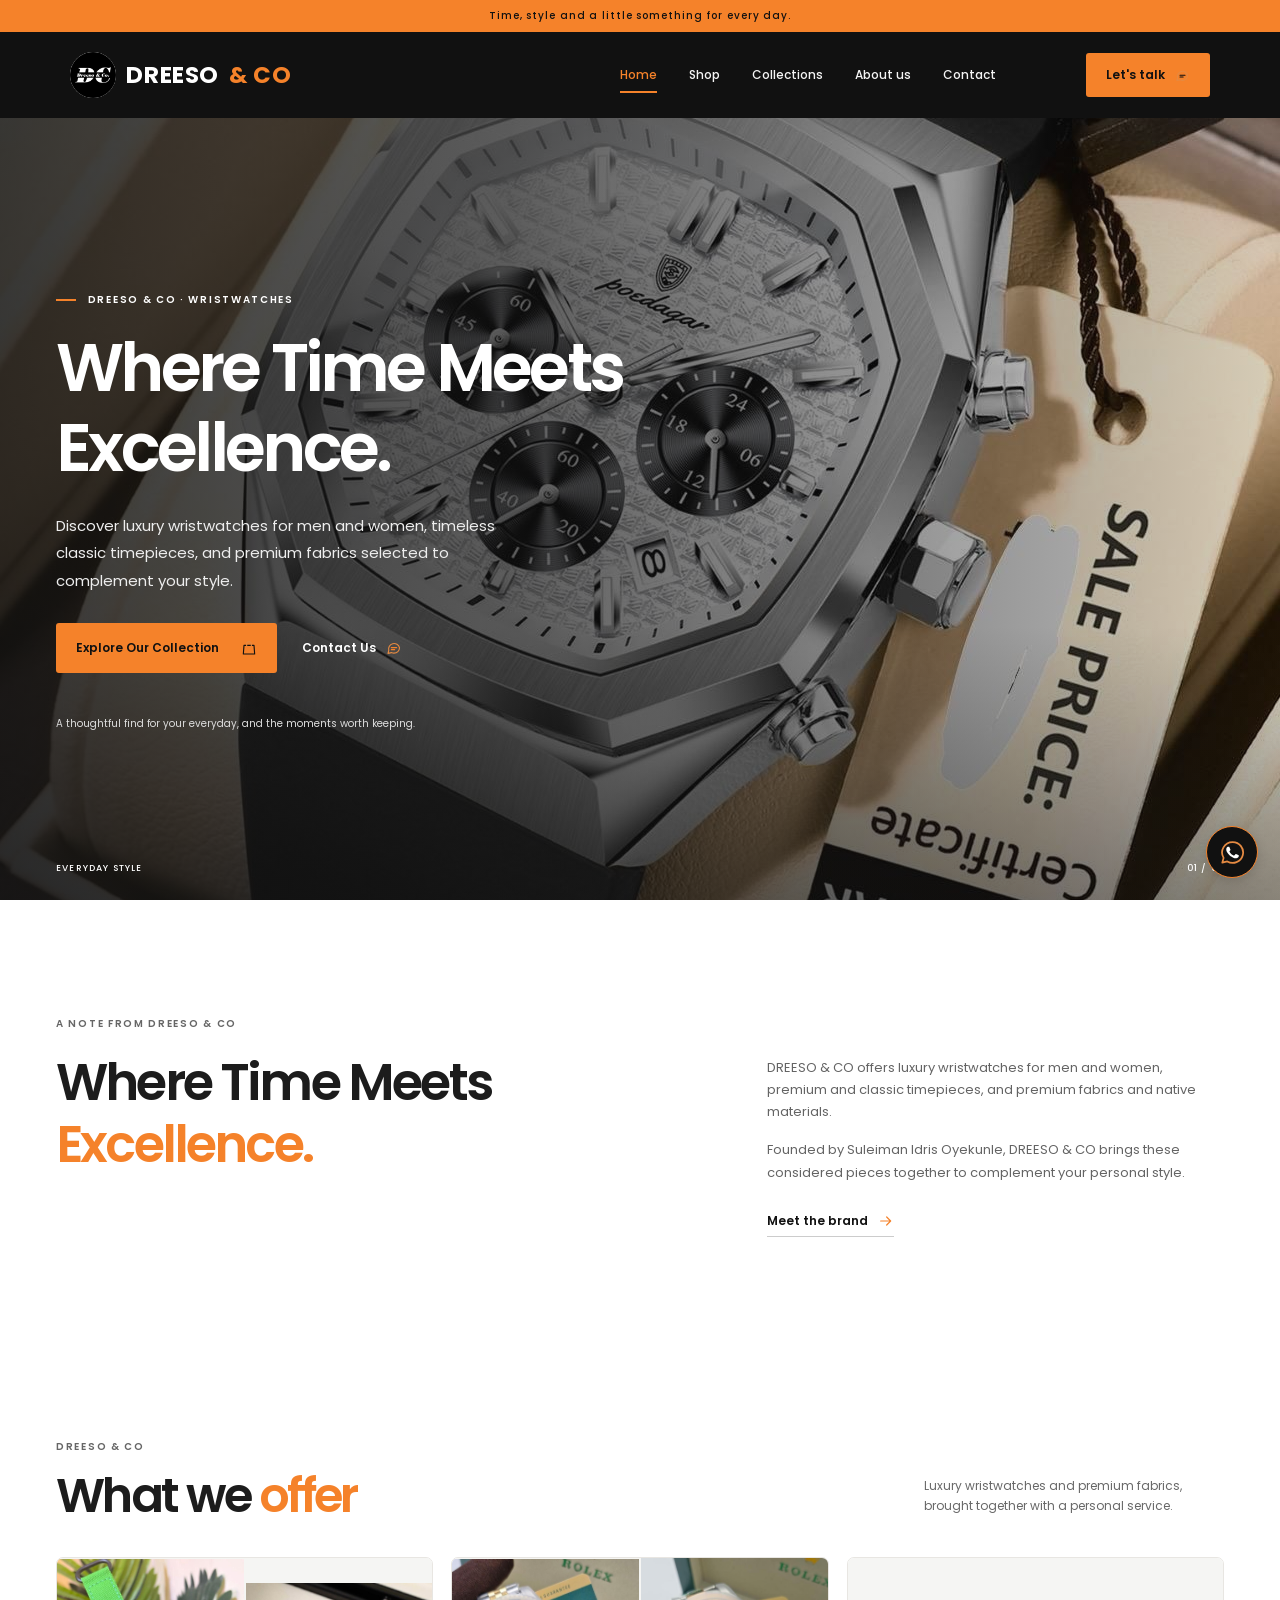
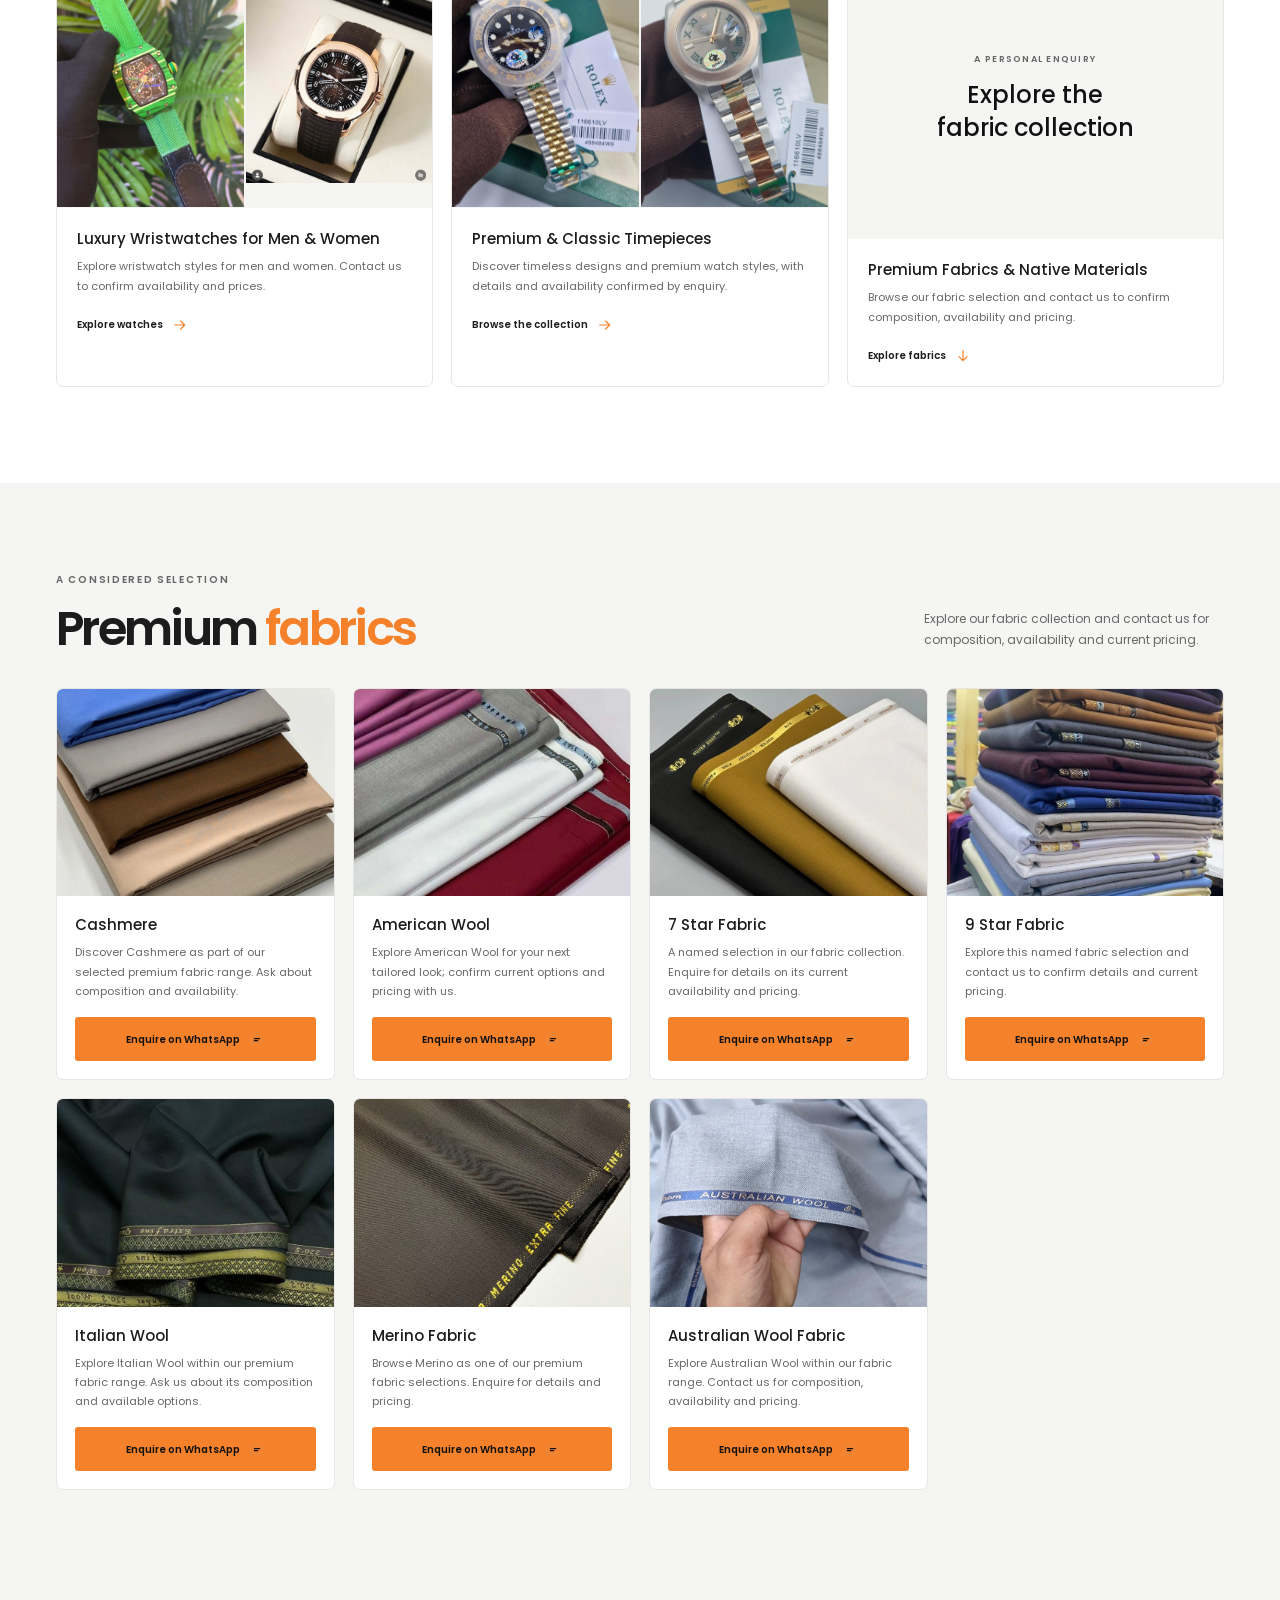
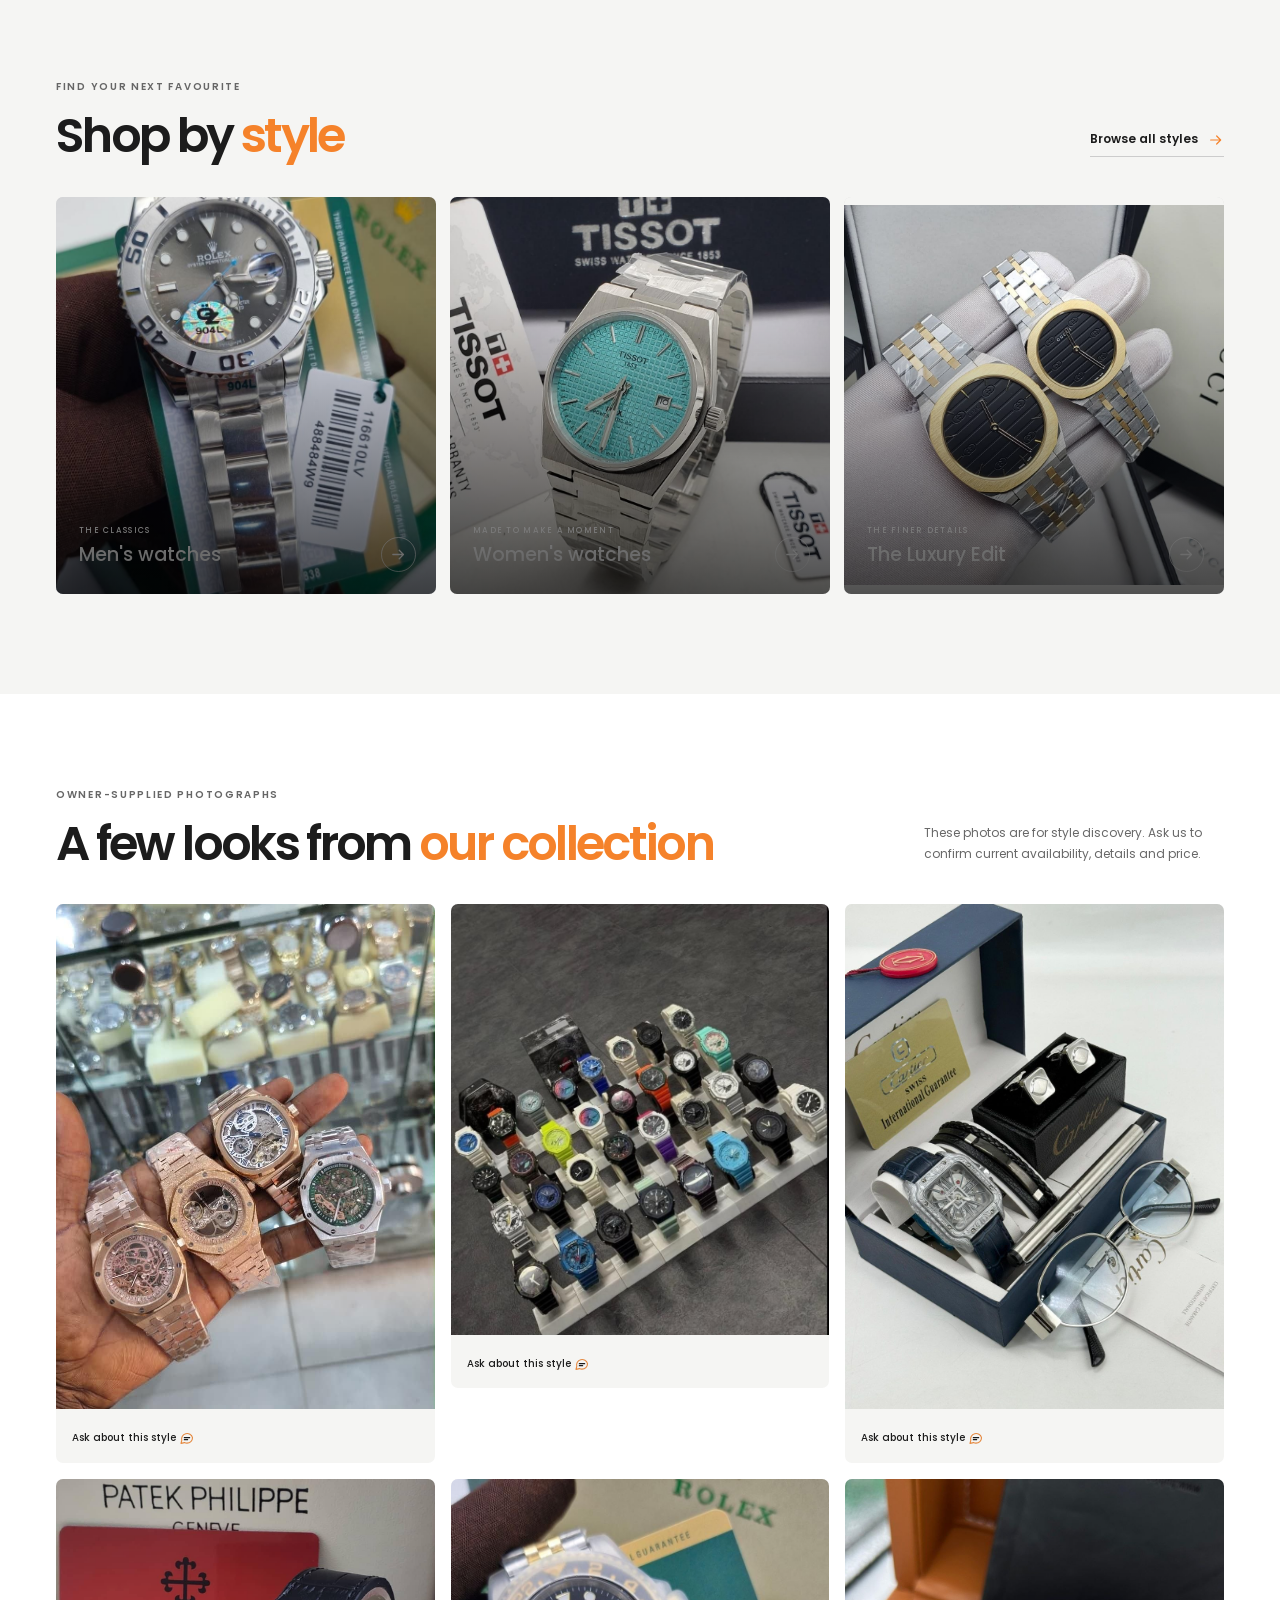
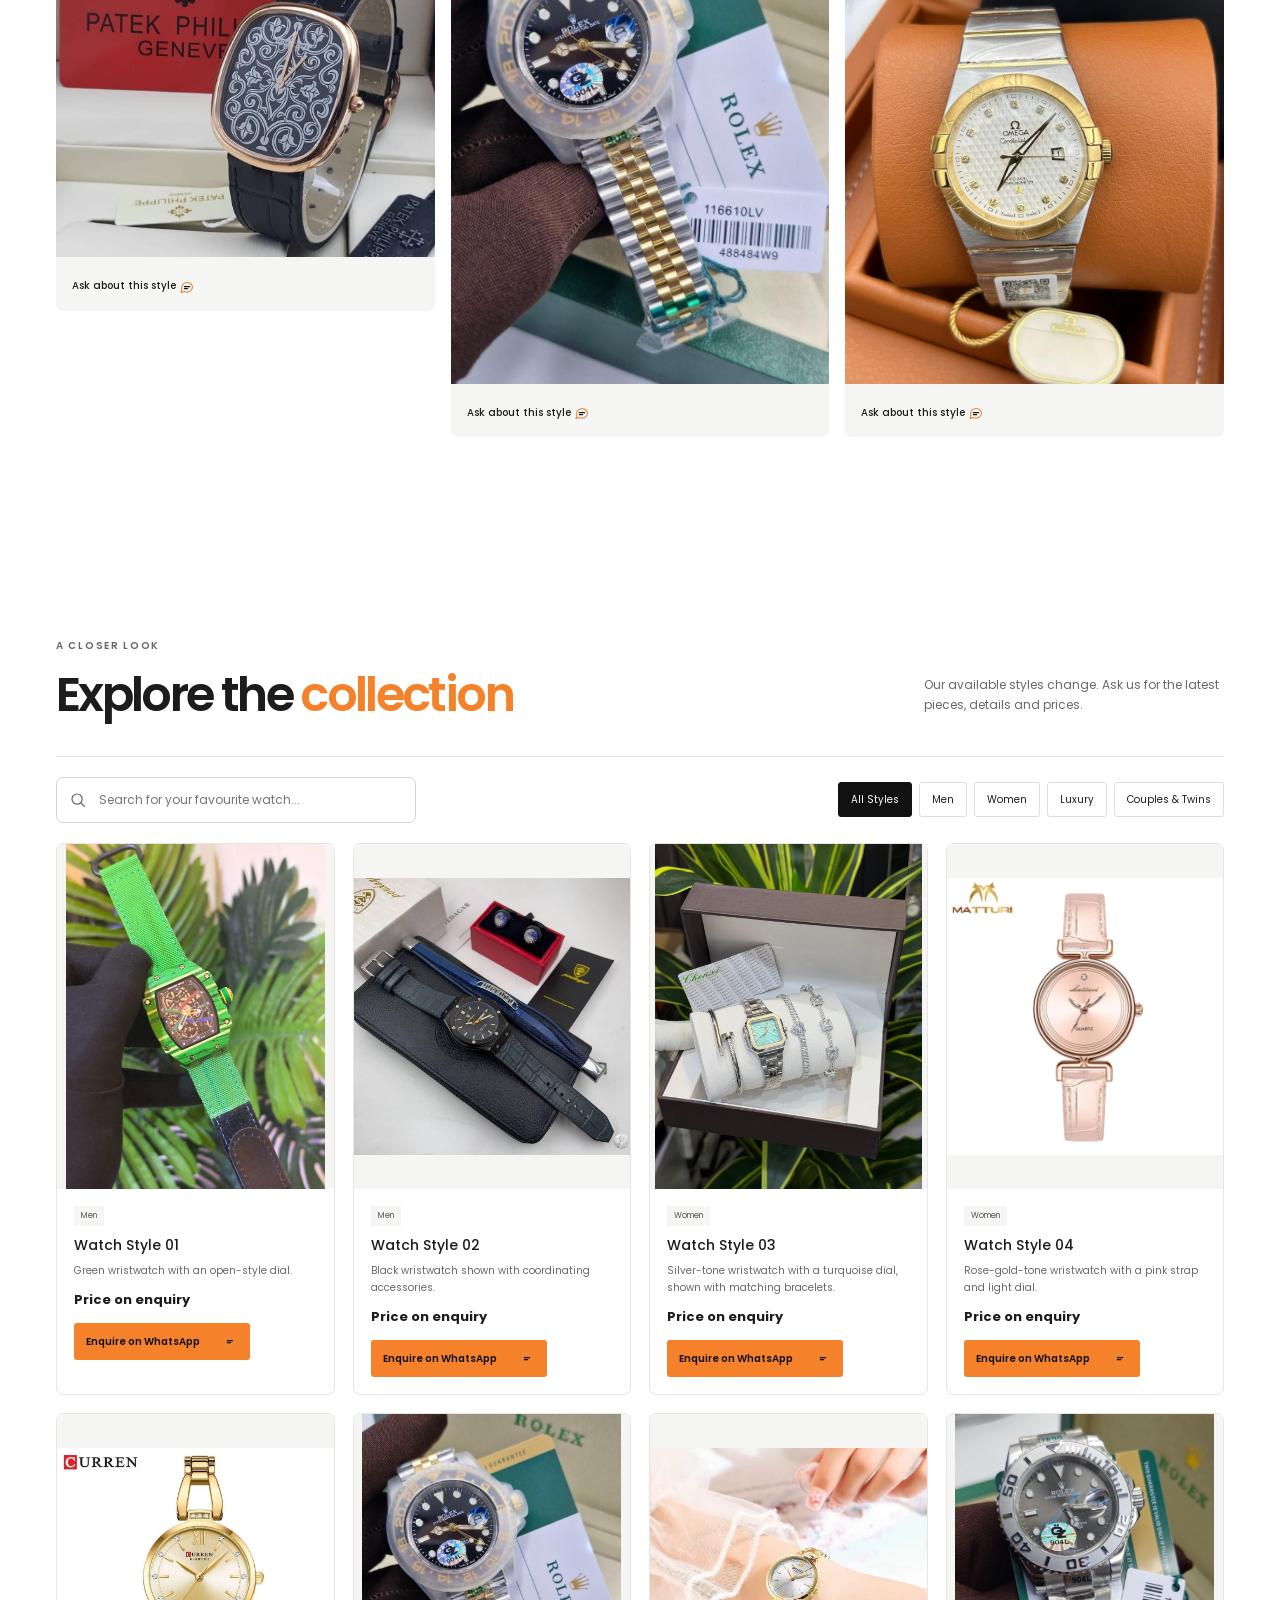
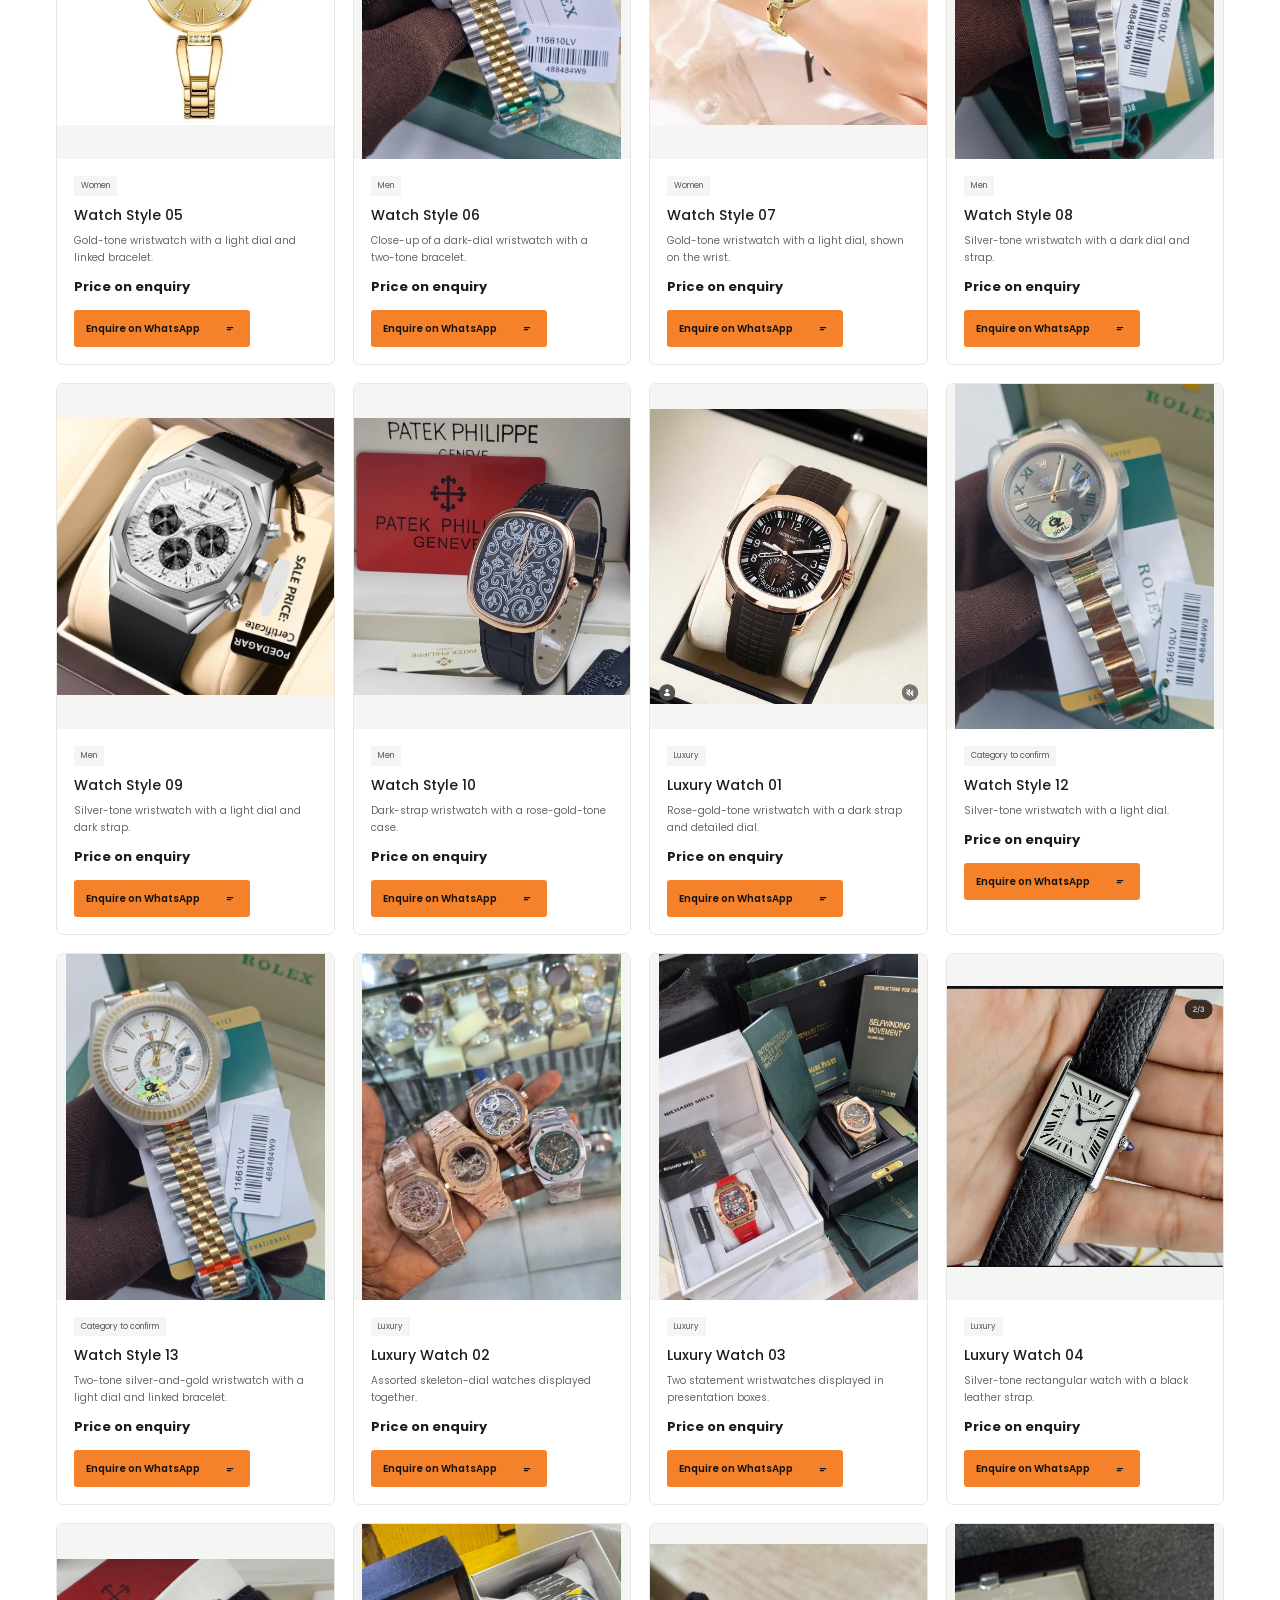
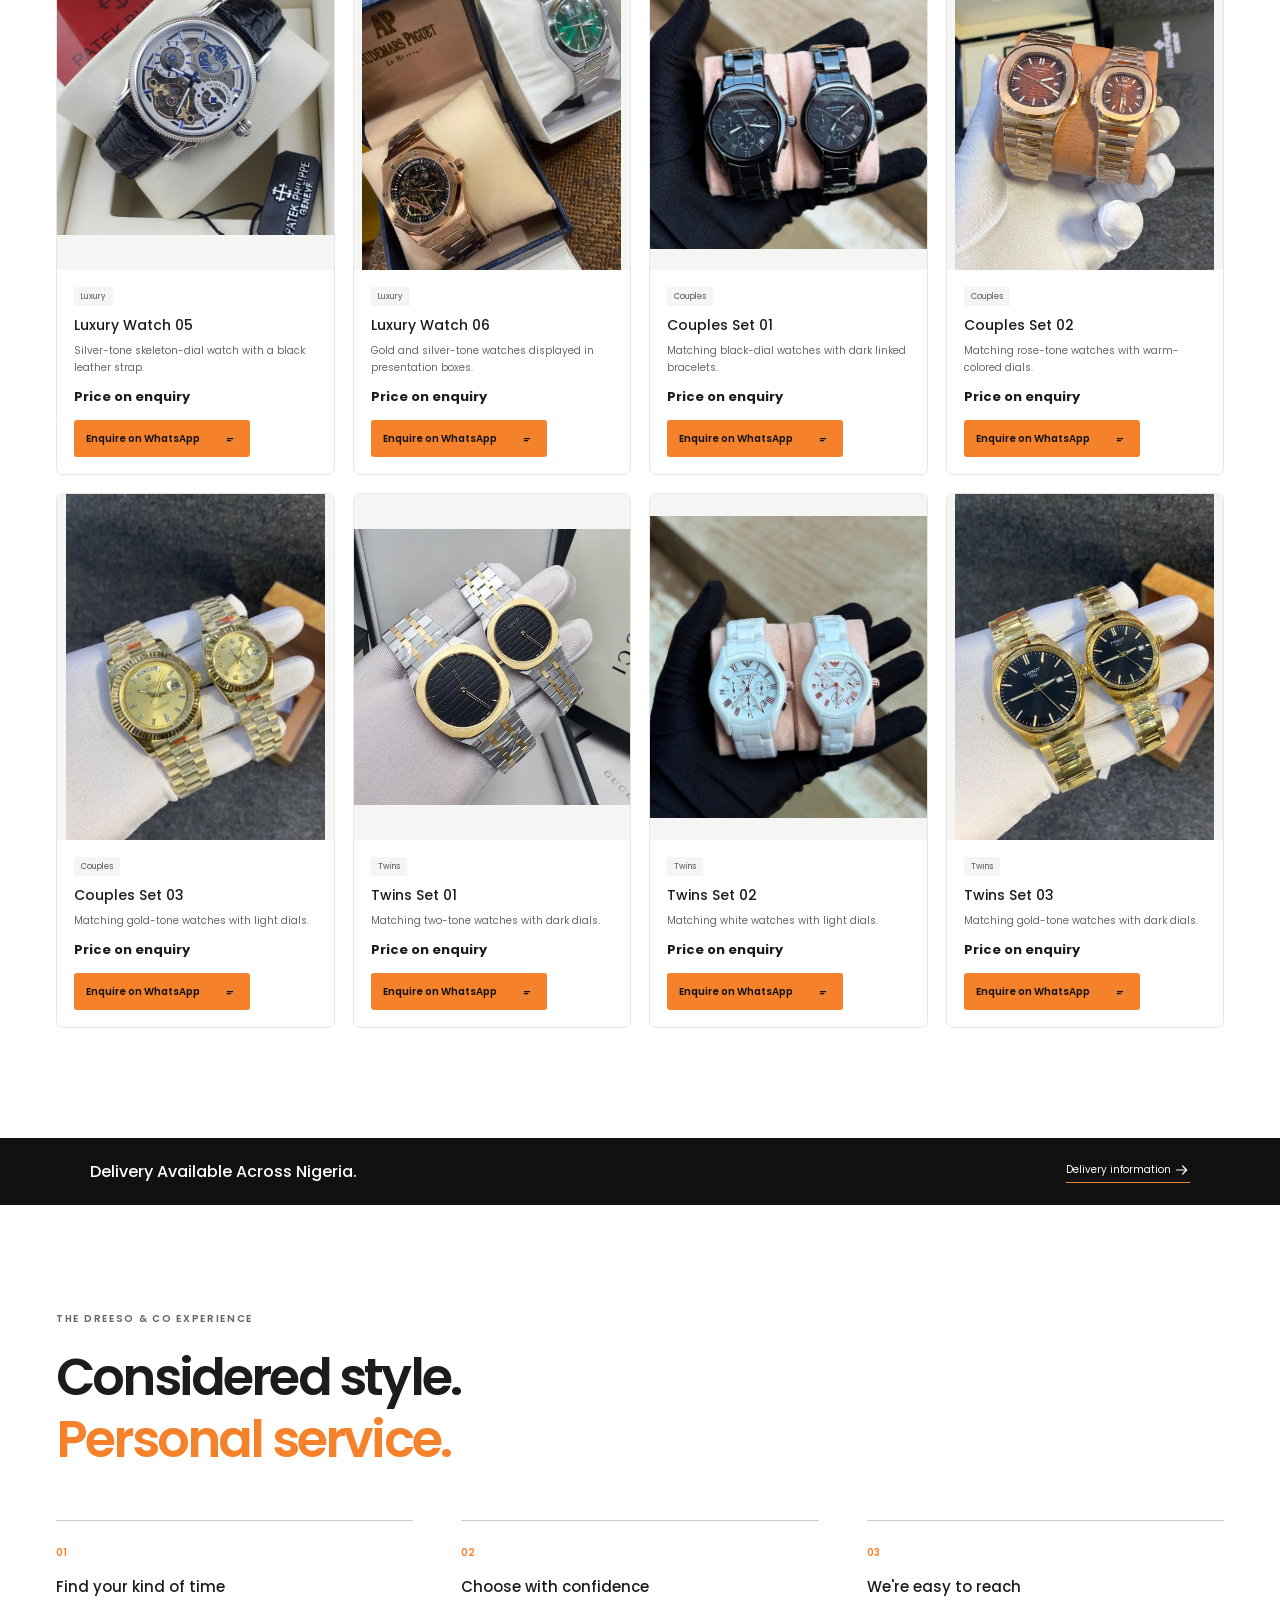
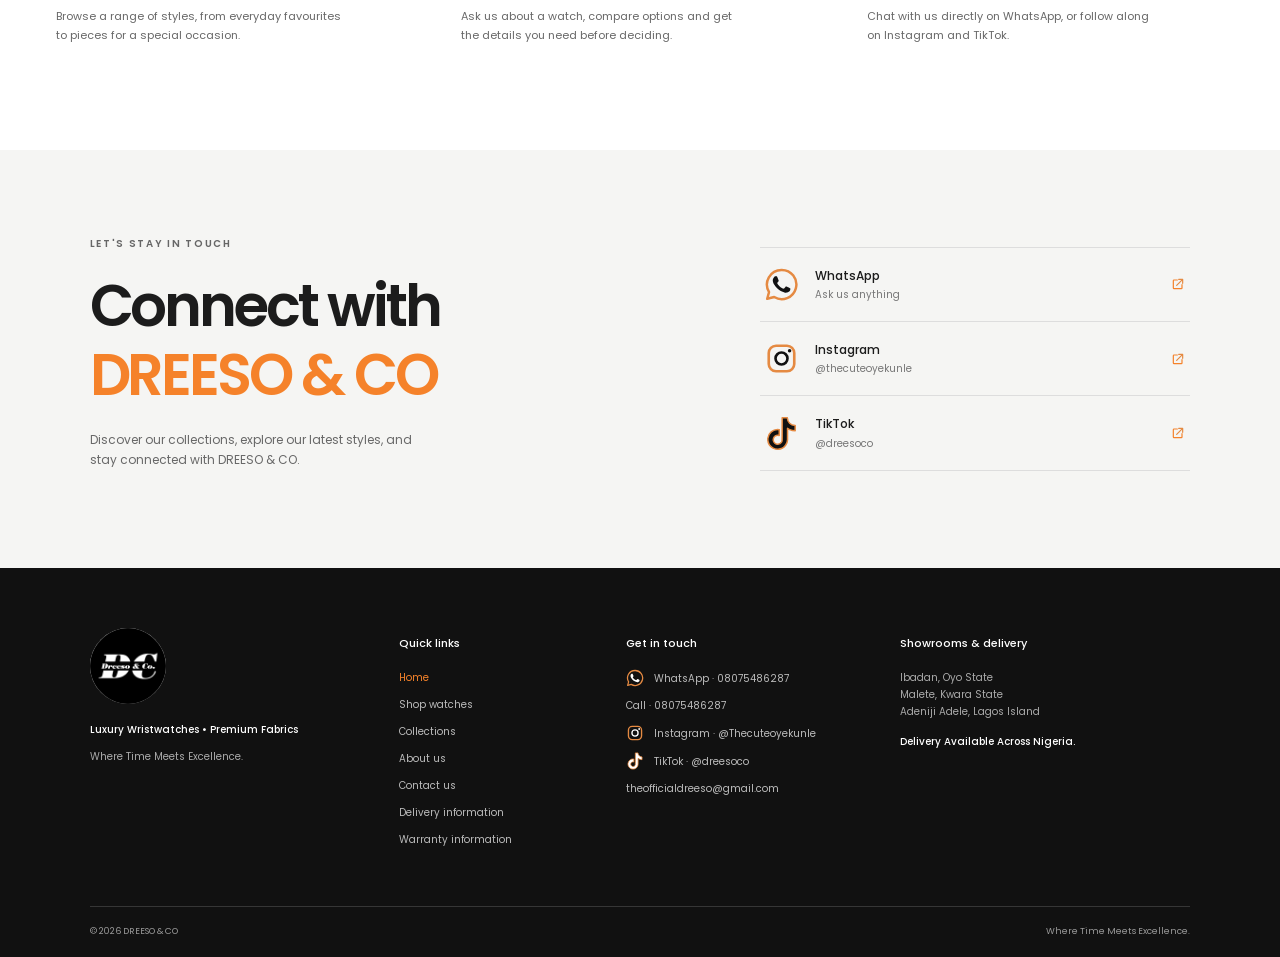
<file: index.html>
<!doctype html>
<html lang="en">
<head>
  <meta charset="utf-8">
  <meta name="viewport" content="width=device-width, initial-scale=1">
  <meta name="description" content="DREESO & CO offers luxury wristwatches, premium and classic timepieces, and premium fabrics.">
  <meta name="theme-color" content="#111111">
  <meta property="og:title" content="DREESO & CO &mdash; Watches for every moment">
  <meta property="og:description" content="Where Time Meets Excellence. Explore wristwatches and premium fabrics from DREESO & CO.">
  <meta property="og:type" content="website">
  <title>DREESO &amp; CO | Luxury Wristwatches &amp; Premium Fabrics</title>
  <link rel="icon" href="dress%26co%20img/dress%26co%20logo.jpg" type="image/jpeg">
  <link rel="preconnect" href="https://fonts.googleapis.com">
  <link rel="preconnect" href="https://fonts.gstatic.com" crossorigin>
  <link href="https://fonts.googleapis.com/css2?family=Poppins:wght@400;500;600;700&display=swap" rel="stylesheet">
  <link rel="stylesheet" href="style.css">
  <script src="script.js" defer></script>
</head>
<body class="home-page">
  <a class="skip-link" href="#main">Skip to content</a>
  <div class="announcement">Time, style and a little something for every day.</div>
  <header class="site-header">
    <a class="brand" href="#home" aria-label="DREESO & CO home"><img src="dress%26co%20img/dress%26co%20logo.jpg" alt=""><span>DREESO</span><span>&amp; CO</span></a>
    <button class="menu-toggle" type="button" aria-expanded="false" aria-controls="primary-nav" aria-label="Open menu"><svg class="ui-icon" viewBox="0 0 24 24" aria-hidden="true"><use href="images/social-icons.svg#menu"></use></svg></button>
    <nav id="primary-nav" class="primary-nav" aria-label="Main navigation">
      <a href="index.html">Home</a><a href="shop.html">Shop</a><a href="collections.html">Collections</a><a href="about.html">About us</a><a href="contact.html">Contact</a>
    </nav>
    <a class="header-cta" href="https://wa.me/2348075486287" target="_blank" rel="noopener">Let's talk <svg class="ui-icon" viewBox="0 0 24 24" aria-hidden="true"><use href="images/social-icons.svg#message"></use></svg></a>
  </header>

  <main id="main">
    <section class="hero" id="home">
      <div class="hero-image" role="img" aria-label="DREESO & CO wristwatch photographs and video"><div class="hero-slideshow" aria-hidden="true"><div class="hero-slide is-active"><img src="dress%26co%20img/17.jpg" alt="" fetchpriority="high"></div><div class="hero-slide"></div></div><div class="hero-image-caption"><span id="hero-caption">EVERYDAY STYLE</span><span id="hero-counter">01 / 07</span></div></div>
      <div class="hero-copy">
        <p class="eyebrow"><span></span> DREESO & CO &middot; WRISTWATCHES</p>
        <h1>Where Time Meets Excellence.</h1>
        <p class="hero-lede">Discover luxury wristwatches for men and women, timeless classic timepieces, and premium fabrics selected to complement your style.</p>
        <div class="hero-actions"><a class="button button-orange" href="#shop">Explore Our Collection <svg class="ui-icon" viewBox="0 0 24 24" aria-hidden="true"><use href="images/social-icons.svg#bag"></use></svg></a><a class="text-link" href="#contact">Contact Us <svg class="ui-icon" viewBox="0 0 24 24" aria-hidden="true"><use href="images/social-icons.svg#message"></use></svg></a></div>
        <p class="hero-note">A thoughtful find for your everyday, and the moments worth keeping.</p>
      </div>
    </section>

    <section class="intro section-wrap" id="about">
  <p class="eyebrow">A NOTE FROM DREESO & CO</p>
  <div class="intro-grid"><h2>Where Time Meets <em>Excellence.</em></h2><div><p>DREESO & CO offers luxury wristwatches for men and women, premium and classic timepieces, and premium fabrics and native materials.</p><p>Founded by Suleiman Idris Oyekunle, DREESO & CO brings these considered pieces together to complement your personal style.</p><a href="about.html" class="underlined-link">Meet the brand <svg class="ui-icon" viewBox="0 0 24 24" aria-hidden="true"><use href="images/social-icons.svg#arrow-right"></use></svg></a></div></div>
</section>

<section class="offerings-section section-wrap" id="products-services" aria-labelledby="offerings-title">
  <div class="section-heading"><div><p class="eyebrow">DREESO & CO</p><h2 id="offerings-title">What we <em>offer</em></h2></div><p class="section-aside">Luxury wristwatches and premium fabrics, brought together with a personal service.</p></div>
  <div class="offerings-grid">
    <article class="offering-card"><div class="offering-images"><img src="dress%26co%20img/6.jpg" alt="Green wristwatch with an open-style dial" loading="lazy"><img src="dress%26co%20img/7.jpg" alt="Rose-gold-tone wristwatch with a dark strap" loading="lazy"></div><div class="offering-copy"><h3>Luxury Wristwatches for Men &amp; Women</h3><p>Explore wristwatch styles for men and women. Contact us to confirm availability and prices.</p><a class="underlined-link" href="shop.html">Explore watches <svg class="ui-icon" viewBox="0 0 24 24" aria-hidden="true"><use href="images/social-icons.svg#arrow-right"></use></svg></a></div></article>
    <article class="offering-card"><div class="offering-images"><img src="dress%26co%20img/13.jpg" alt="Dark-dial wristwatch with a two-tone bracelet" loading="lazy"><img src="dress%26co%20img/14.jpg" alt="Silver-tone wristwatch with a light dial" loading="lazy"></div><div class="offering-copy"><h3>Premium &amp; Classic Timepieces</h3><p>Discover timeless designs and premium watch styles, with details and availability confirmed by enquiry.</p><a class="underlined-link" href="shop.html">Browse the collection <svg class="ui-icon" viewBox="0 0 24 24" aria-hidden="true"><use href="images/social-icons.svg#arrow-right"></use></svg></a></div></article>
    <article class="offering-card offering-fabrics"><div class="fabric-intro"><span class="eyebrow">A PERSONAL ENQUIRY</span><span class="fabric-prompt">Explore the fabric collection</span></div><div class="offering-copy"><h3>Premium Fabrics &amp; Native Materials</h3><p>Browse our fabric selection and contact us to confirm composition, availability and pricing.</p><a class="underlined-link" href="#premium-fabrics">Explore fabrics <svg class="ui-icon" viewBox="0 0 24 24" aria-hidden="true"><use href="images/social-icons.svg#arrow-down"></use></svg></a></div></article>
  </div>
</section>

<section class="premium-fabrics-section" id="premium-fabrics" aria-labelledby="premium-fabrics-title">
  <div class="section-wrap">
    <div class="section-heading">
      <div><p class="eyebrow">A CONSIDERED SELECTION</p><h2 id="premium-fabrics-title">Premium <em>fabrics</em></h2></div>
      <p class="section-aside">Explore our fabric collection and contact us for composition, availability and current pricing.</p>
    </div>
    <div class="fabric-grid">
      <article class="fabric-card">
        <img src="images/fabrics/cashmere.jpg" alt="Cashmere fabric" loading="lazy">
        <div class="fabric-card-copy"><h3>Cashmere</h3><p>Discover Cashmere as part of our selected premium fabric range. Ask about composition and availability.</p><a class="button button-orange" href="https://wa.me/2348075486287?text=Hello%20DREESO%20%26%20CO%2C%20I%27m%20interested%20in%20your%20Cashmere%20fabric.%20Please%20provide%20more%20information%20about%20its%20availability%20and%20pricing." target="_blank" rel="noopener">Enquire on WhatsApp <svg class="ui-icon" viewBox="0 0 24 24" aria-hidden="true"><use href="images/social-icons.svg#message"></use></svg></a></div>
      </article>
      <article class="fabric-card">
        <img src="images/fabrics/american-wool.jpg" alt="American Wool fabric" loading="lazy">
        <div class="fabric-card-copy"><h3>American Wool</h3><p>Explore American Wool for your next tailored look; confirm current options and pricing with us.</p><a class="button button-orange" href="https://wa.me/2348075486287?text=Hello%20DREESO%20%26%20CO%2C%20I%27m%20interested%20in%20your%20American%20Wool%20fabric.%20Please%20provide%20more%20information%20about%20its%20availability%20and%20pricing." target="_blank" rel="noopener">Enquire on WhatsApp <svg class="ui-icon" viewBox="0 0 24 24" aria-hidden="true"><use href="images/social-icons.svg#message"></use></svg></a></div>
      </article>
      <article class="fabric-card">
        <img src="images/fabrics/seven-star.jpg" alt="7 Star Fabric" loading="lazy">
        <div class="fabric-card-copy"><h3>7 Star Fabric</h3><p>A named selection in our fabric collection. Enquire for details on its current availability and pricing.</p><a class="button button-orange" href="https://wa.me/2348075486287?text=Hello%20DREESO%20%26%20CO%2C%20I%27m%20interested%20in%20your%207%20Star%20Fabric.%20Please%20provide%20more%20information%20about%20its%20availability%20and%20pricing." target="_blank" rel="noopener">Enquire on WhatsApp <svg class="ui-icon" viewBox="0 0 24 24" aria-hidden="true"><use href="images/social-icons.svg#message"></use></svg></a></div>
      </article>
      <article class="fabric-card">
        <img src="images/fabrics/nine-star.jpg" alt="9 Star Fabric" loading="lazy">
        <div class="fabric-card-copy"><h3>9 Star Fabric</h3><p>Explore this named fabric selection and contact us to confirm details and current pricing.</p><a class="button button-orange" href="https://wa.me/2348075486287?text=Hello%20DREESO%20%26%20CO%2C%20I%27m%20interested%20in%20your%209%20Star%20Fabric.%20Please%20provide%20more%20information%20about%20its%20availability%20and%20pricing." target="_blank" rel="noopener">Enquire on WhatsApp <svg class="ui-icon" viewBox="0 0 24 24" aria-hidden="true"><use href="images/social-icons.svg#message"></use></svg></a></div>
      </article>
      <article class="fabric-card">
        <img src="images/fabrics/italian-wool.jpg" alt="Italian Wool fabric" loading="lazy">
        <div class="fabric-card-copy"><h3>Italian Wool</h3><p>Explore Italian Wool within our premium fabric range. Ask us about its composition and available options.</p><a class="button button-orange" href="https://wa.me/2348075486287?text=Hello%20DREESO%20%26%20CO%2C%20I%27m%20interested%20in%20your%20Italian%20Wool%20fabric.%20Please%20provide%20more%20information%20about%20its%20availability%20and%20pricing." target="_blank" rel="noopener">Enquire on WhatsApp <svg class="ui-icon" viewBox="0 0 24 24" aria-hidden="true"><use href="images/social-icons.svg#message"></use></svg></a></div>
      </article>
      <article class="fabric-card">
        <img src="images/fabrics/merino.jpg" alt="Merino Fabric" loading="lazy">
        <div class="fabric-card-copy"><h3>Merino Fabric</h3><p>Browse Merino as one of our premium fabric selections. Enquire for details and pricing.</p><a class="button button-orange" href="https://wa.me/2348075486287?text=Hello%20DREESO%20%26%20CO%2C%20I%27m%20interested%20in%20your%20Merino%20Fabric.%20Please%20provide%20more%20information%20about%20its%20availability%20and%20pricing." target="_blank" rel="noopener">Enquire on WhatsApp <svg class="ui-icon" viewBox="0 0 24 24" aria-hidden="true"><use href="images/social-icons.svg#message"></use></svg></a></div>
      </article>
      <article class="fabric-card">
        <img src="images/fabrics/australian-wool.jpg" alt="Australian Wool Fabric" loading="lazy">
        <div class="fabric-card-copy"><h3>Australian Wool Fabric</h3><p>Explore Australian Wool within our fabric range. Contact us for composition, availability and pricing.</p><a class="button button-orange" href="https://wa.me/2348075486287?text=Hello%20DREESO%20%26%20CO%2C%20I%27m%20interested%20in%20your%20Australian%20Wool%20Fabric.%20Please%20provide%20more%20information%20about%20its%20availability%20and%20pricing." target="_blank" rel="noopener">Enquire on WhatsApp <svg class="ui-icon" viewBox="0 0 24 24" aria-hidden="true"><use href="images/social-icons.svg#message"></use></svg></a></div>
      </article>
    </div>
  </div>
</section>

<section class="categories-section" id="categories">
      <div class="section-wrap"><div class="section-heading"><div><p class="eyebrow">FIND YOUR NEXT FAVOURITE</p><h2>Shop by <em>style</em></h2></div><a class="underlined-link" href="#shop">Browse all styles <svg class="ui-icon" viewBox="0 0 24 24" aria-hidden="true"><use href="images/social-icons.svg#arrow-right"></use></svg></a></div>
        <div class="category-grid">          <a class="category-card category-large" href="#shop" data-category="Men's Watches"><img loading="lazy" src="dress%26co%20img/16.jpg" alt="A silver-tone wristwatch shown in hand"><span class="category-overlay"><small>THE CLASSICS</small><strong>Men's watches</strong><svg class="ui-icon circle-arrow" viewBox="0 0 24 24" aria-hidden="true"><use href="images/social-icons.svg#arrow-right"></use></svg></span></a>
          <a class="category-card" href="#shop" data-category="Women's Watches"><img loading="lazy" src="dress%26co%20img/10.jpg" alt="Silver-tone wristwatch with a turquoise dial"><span class="category-overlay"><small>MADE TO MAKE A MOMENT</small><strong>Women's watches</strong><svg class="ui-icon circle-arrow" viewBox="0 0 24 24" aria-hidden="true"><use href="images/social-icons.svg#arrow-right"></use></svg></span></a>
          <a class="category-card category-wide" href="#shop" data-category="Luxury Collection"><img loading="lazy" src="dress%26co%20img/luxury%201.jpg" alt="Matching pair of gold-tone wristwatches with dark dials"><span class="category-overlay"><small>THE FINER DETAILS</small><strong>The Luxury Edit</strong><svg class="ui-icon circle-arrow" viewBox="0 0 24 24" aria-hidden="true"><use href="images/social-icons.svg#arrow-right"></use></svg></span></a></div>
      </div>
    </section>

    <section class="photo-showcase section-wrap" aria-labelledby="photo-showcase-title">
      <div class="section-heading"><div><p class="eyebrow">OWNER-SUPPLIED PHOTOGRAPHS</p><h2 id="photo-showcase-title">A few looks from <em>our collection</em></h2></div><p class="section-aside">These photos are for style discovery. Ask us to confirm current availability, details and price.</p></div>
      <div class="showcase-grid">
        <figure><img src="dress%26co%20img/18.jpg" alt="Several wristwatch styles displayed together" loading="lazy"><figcaption><a href="https://wa.me/2348075486287?text=Hello%20DREESO%20%26%20CO%2C%20please%20confirm%20availability%2C%20details%20and%20price%20for%20watch%20photo%2018.jpg." target="_blank" rel="noopener">Ask about this style <svg class="ui-icon" viewBox="0 0 24 24" aria-hidden="true"><use href="images/social-icons.svg#message"></use></svg></a></figcaption></figure>
        <figure><img src="dress%26co%20img/4.jpg" alt="Assorted wristwatch styles in a display" loading="lazy"><figcaption><a href="https://wa.me/2348075486287?text=Hello%20DREESO%20%26%20CO%2C%20please%20confirm%20availability%2C%20details%20and%20price%20for%20watch%20photo%204.jpg." target="_blank" rel="noopener">Ask about this style <svg class="ui-icon" viewBox="0 0 24 24" aria-hidden="true"><use href="images/social-icons.svg#message"></use></svg></a></figcaption></figure>
        <figure><img src="dress%26co%20img/3.jpg" alt="Wristwatches shown with coordinating presentation accessories" loading="lazy"><figcaption><a href="https://wa.me/2348075486287?text=Hello%20DREESO%20%26%20CO%2C%20please%20confirm%20availability%2C%20details%20and%20price%20for%20watch%20photo%203.jpg." target="_blank" rel="noopener">Ask about this style <svg class="ui-icon" viewBox="0 0 24 24" aria-hidden="true"><use href="images/social-icons.svg#message"></use></svg></a></figcaption></figure>
        <figure><img src="dress%26co%20img/22.jpg" alt="Dark-strap wristwatch with a rose-gold-tone case" loading="lazy"><figcaption><a href="https://wa.me/2348075486287?text=Hello%20DREESO%20%26%20CO%2C%20please%20confirm%20availability%2C%20details%20and%20price%20for%20watch%20photo%2022.jpg." target="_blank" rel="noopener">Ask about this style <svg class="ui-icon" viewBox="0 0 24 24" aria-hidden="true"><use href="images/social-icons.svg#message"></use></svg></a></figcaption></figure>
        <figure><img src="dress%26co%20img/13.jpg" alt="Dark-dial wristwatch with a two-tone bracelet" loading="lazy"><figcaption><a href="https://wa.me/2348075486287?text=Hello%20DREESO%20%26%20CO%2C%20please%20confirm%20availability%2C%20details%20and%20price%20for%20watch%20photo%2013.jpg." target="_blank" rel="noopener">Ask about this style <svg class="ui-icon" viewBox="0 0 24 24" aria-hidden="true"><use href="images/social-icons.svg#message"></use></svg></a></figcaption></figure>
        <figure><img src="dress%26co%20img/wrist%20watch.jpg" alt="Two-tone Omega-style wristwatch displayed on a presentation cushion" loading="lazy"><figcaption><a href="https://wa.me/2348075486287?text=Hello%20DREESO%20%26%20CO%2C%20please%20confirm%20availability%2C%20details%20and%20price%20for%20the%20two-tone%20wristwatch%20shown%20in%20the%20final%20gallery%20photo." target="_blank" rel="noopener">Ask about this style <svg class="ui-icon" viewBox="0 0 24 24" aria-hidden="true"><use href="images/social-icons.svg#message"></use></svg></a></figcaption></figure>
      </div>
    </section>

    <section class="shop-section section-wrap" id="shop">
      <div class="section-heading"><div><p class="eyebrow">A CLOSER LOOK</p><h2>Explore the <em>collection</em></h2></div><p class="section-aside">Our available styles change. Ask us for the latest pieces, details and prices.</p></div>
      <div class="shop-tools"><div class="search-box"><svg aria-hidden="true" viewBox="0 0 24 24"><circle cx="10.8" cy="10.8" r="6.8"></circle><path d="m16 16 5 5"></path></svg><label class="sr-only" for="style-search">Search watches by name, brand, category or description</label><input id="style-search" type="search" placeholder="Search for your favourite watch..." autocomplete="off"><button class="search-clear" type="button" aria-label="Clear search" hidden><svg class="ui-icon" viewBox="0 0 24 24" aria-hidden="true"><use href="images/social-icons.svg#close"></use></svg></button></div><div class="filter-list" role="group" aria-label="Filter by category"><button class="filter-chip active" data-filter="All Styles">All Styles</button><button class="filter-chip" data-filter="Men's Watches">Men</button><button class="filter-chip" data-filter="Women's Watches">Women</button><button class="filter-chip" data-filter="Luxury Collection">Luxury</button><button class="filter-chip" data-filter="Couples &amp; Twins">Couples &amp; Twins</button></div></div>
      <div class="collection-panel" id="collection-results" aria-live="polite"></div>
    </section>

    <section class="delivery-banner"><p>Delivery Available Across Nigeria.</p><a href="delivery.html">Delivery information <svg class="ui-icon" viewBox="0 0 24 24" aria-hidden="true"><use href="images/social-icons.svg#arrow-right"></use></svg></a></section>

    <section class="values-section section-wrap"><p class="eyebrow">THE DREESO & CO EXPERIENCE</p><h2>Considered style.<br><em>Personal service.</em></h2><div class="value-grid"><article><span>01</span><h3>Find your kind of time</h3><p>Browse a range of styles, from everyday favourites to pieces for a special occasion.</p></article><article><span>02</span><h3>Choose with confidence</h3><p>Ask us about a watch, compare options and get the details you need before deciding.</p></article><article><span>03</span><h3>We're easy to reach</h3><p>Chat with us directly on WhatsApp, or follow along on Instagram and TikTok.</p></article></div></section>    <section class="social-section" id="contact"><div class="social-copy"><p class="eyebrow">LET'S STAY IN TOUCH</p><h2>Connect with<br><em>DREESO & CO</em></h2><p>Discover our collections, explore our latest styles, and stay connected with DREESO & CO.</p></div><div class="social-links"><a href="https://wa.me/2348075486287" target="_blank" rel="noopener"><span class="social-icon whatsapp" aria-hidden="true"><svg viewBox="0 0 24 24" aria-hidden="true"><use href="images/social-icons.svg#whatsapp"></use></svg></span><span class="social-label"><strong>WhatsApp</strong><small>Ask us anything</small></span><svg class="ui-icon" viewBox="0 0 24 24" aria-hidden="true"><use href="images/social-icons.svg#external-link"></use></svg></a><a href="https://www.instagram.com/thecuteoyekunle/" target="_blank" rel="noopener"><span class="social-icon instagram" aria-hidden="true"><svg viewBox="0 0 24 24" aria-hidden="true"><use href="images/social-icons.svg#instagram"></use></svg></span><span class="social-label"><strong>Instagram</strong><small>@thecuteoyekunle</small></span><svg class="ui-icon" viewBox="0 0 24 24" aria-hidden="true"><use href="images/social-icons.svg#external-link"></use></svg></a><a href="https://www.tiktok.com/@dreesoco" target="_blank" rel="noopener"><span class="social-icon tiktok" aria-hidden="true"><svg viewBox="0 0 24 24" aria-hidden="true"><use href="images/social-icons.svg#tiktok"></use></svg></span><span class="social-label"><strong>TikTok</strong><small>@dreesoco</small></span><svg class="ui-icon" viewBox="0 0 24 24" aria-hidden="true"><use href="images/social-icons.svg#external-link"></use></svg></a></div></section>
  </main>

  <footer class="site-footer">
  <div class="footer-main">
    <div class="footer-brand"><img src="dress%26co%20img/dress%26co%20logo.jpg" alt="DREESO & CO"><p class="footer-brand-line">Luxury Wristwatches &bull; Premium Fabrics</p><p>Where Time Meets Excellence.</p></div>
    <div><h2>Quick links</h2><a href="index.html">Home</a><a href="shop.html">Shop watches</a><a href="collections.html">Collections</a><a href="about.html">About us</a><a href="contact.html">Contact us</a><a href="delivery.html">Delivery information</a><a href="warranty.html">Warranty information</a></div>
    <div><h2>Get in touch</h2><a class="footer-social-link" href="https://wa.me/2348075486287" target="_blank" rel="noopener"><span class="social-icon whatsapp" aria-hidden="true"><svg viewBox="0 0 24 24" aria-hidden="true"><use href="images/social-icons.svg#whatsapp"></use></svg></span>WhatsApp · 08075486287</a><a href="tel:+2348075486287">Call · 08075486287</a><a class="footer-social-link" href="https://www.instagram.com/thecuteoyekunle/" target="_blank" rel="noopener"><span class="social-icon instagram" aria-hidden="true"><svg viewBox="0 0 24 24" aria-hidden="true"><use href="images/social-icons.svg#instagram"></use></svg></span>Instagram · @Thecuteoyekunle</a><a class="footer-social-link" href="https://www.tiktok.com/@dreesoco" target="_blank" rel="noopener"><span class="social-icon tiktok" aria-hidden="true"><svg viewBox="0 0 24 24" aria-hidden="true"><use href="images/social-icons.svg#tiktok"></use></svg></span>TikTok · @dreesoco</a><a href="mailto:theofficialdreeso@gmail.com">theofficialdreeso@gmail.com</a></div>
    <div class="footer-policies"><h2>Showrooms &amp; delivery</h2><p>Ibadan, Oyo State<br>Malete, Kwara State<br>Adeniji Adele, Lagos Island</p><p class="footer-delivery">Delivery Available Across Nigeria.</p></div>
  </div>
  <div class="footer-bottom"><span>&copy; <span id="year"></span> DREESO & CO</span><span>Where Time Meets Excellence.</span></div>
</footer>
  <a class="floating-whatsapp" href="https://wa.me/2348075486287" target="_blank" rel="noopener" aria-label="Contact DREESO & CO on WhatsApp"><svg viewBox="0 0 24 24" aria-hidden="true"><use href="images/social-icons.svg#whatsapp"></use></svg></a></body>
</html>
</file>
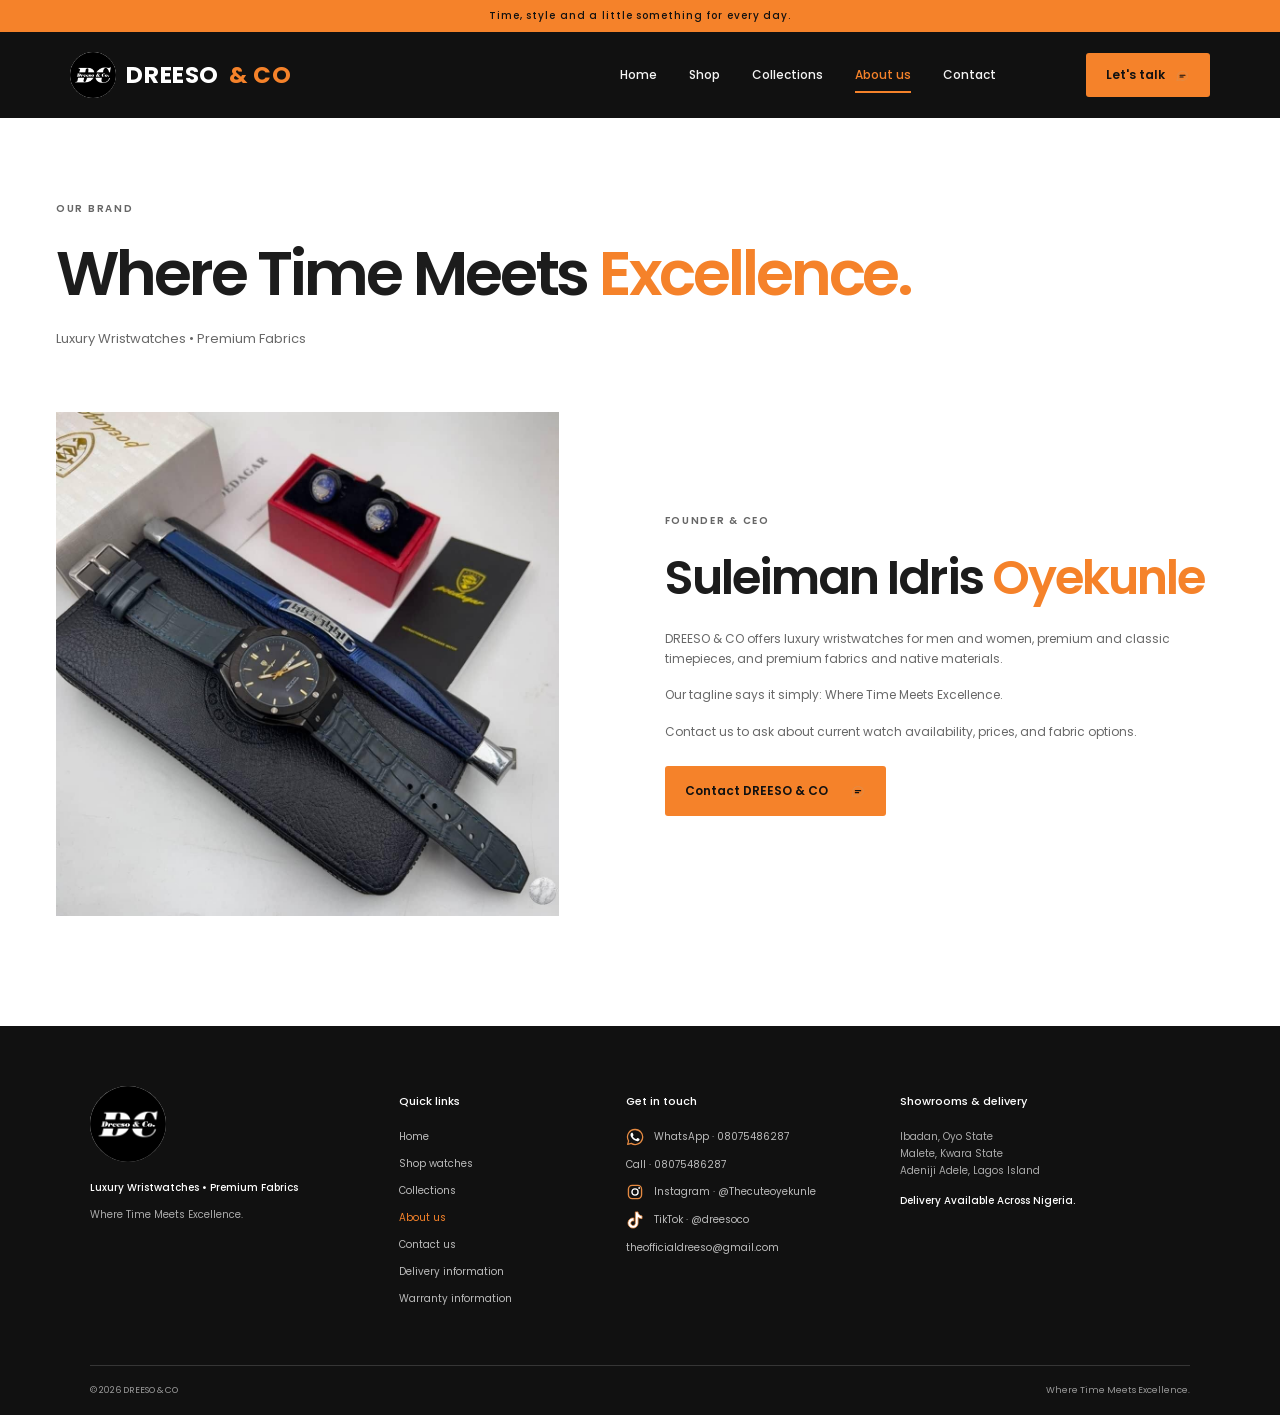
<file: about.html>
<!doctype html><html lang="en"><head><meta charset="utf-8"><meta name="viewport" content="width=device-width, initial-scale=1"><meta name="description" content="Meet DREESO & CO, founded by Suleiman Idris Oyekunle, offering luxury wristwatches and premium fabrics."><title>About DREESO &amp; CO</title><link rel="icon" href="dress%26co%20img/dress%26co%20logo.jpg"><link rel="preconnect" href="https://fonts.googleapis.com"><link rel="preconnect" href="https://fonts.gstatic.com" crossorigin><link href="https://fonts.googleapis.com/css2?family=Poppins:wght@400;500;600;700&display=swap" rel="stylesheet"><link rel="stylesheet" href="style.css"><script src="script.js" defer></script></head><body><div class="announcement">Time, style and a little something for every day.</div><header class="site-header"><a class="brand" href="index.html" aria-label="DREESO & CO home"><img src="dress%26co%20img/dress%26co%20logo.jpg" alt=""><span>DREESO</span><span>&amp; CO</span></a><button class="menu-toggle" aria-expanded="false" aria-controls="primary-nav" aria-label="Open menu"><svg class="ui-icon" viewBox="0 0 24 24" aria-hidden="true"><use href="images/social-icons.svg#menu"></use></svg></button><nav id="primary-nav" class="primary-nav" aria-label="Main navigation"><a href="index.html">Home</a><a href="shop.html">Shop</a><a href="collections.html">Collections</a><a href="about.html" aria-current="page">About us</a><a href="contact.html">Contact</a></nav><a class="header-cta" href="https://wa.me/2348075486287">Let's talk <svg class="ui-icon" viewBox="0 0 24 24" aria-hidden="true"><use href="images/social-icons.svg#message"></use></svg></a></header><main id="main"><section class="page-intro section-wrap"><p class="eyebrow">OUR BRAND</p><h1>Where Time Meets <em>Excellence.</em></h1><p>Luxury Wristwatches • Premium Fabrics</p></section>
<section class="about-details section-wrap"><img src="dress%26co%20img/8.jpg" alt="Black wristwatch displayed with coordinating accessories"><div><p class="eyebrow">FOUNDER &amp; CEO</p><h2>Suleiman Idris <em>Oyekunle</em></h2><p>DREESO &amp; CO offers luxury wristwatches for men and women, premium and classic timepieces, and premium fabrics and native materials.</p><p>Our tagline says it simply: Where Time Meets Excellence.</p><p>Contact us to ask about current watch availability, prices, and fabric options.</p><a class="button button-orange" href="contact.html">Contact DREESO &amp; CO <svg class="ui-icon" viewBox="0 0 24 24" aria-hidden="true"><use href="images/social-icons.svg#message"></use></svg></a></div></section></main><footer class="site-footer">
  <div class="footer-main">
    <div class="footer-brand"><img src="dress%26co%20img/dress%26co%20logo.jpg" alt="DREESO & CO"><p class="footer-brand-line">Luxury Wristwatches • Premium Fabrics</p><p>Where Time Meets Excellence.</p></div>
    <div><h2>Quick links</h2><a href="index.html">Home</a><a href="shop.html">Shop watches</a><a href="collections.html">Collections</a><a href="about.html">About us</a><a href="contact.html">Contact us</a><a href="delivery.html">Delivery information</a><a href="warranty.html">Warranty information</a></div>
    <div><h2>Get in touch</h2><a class="footer-social-link" href="https://wa.me/2348075486287" target="_blank" rel="noopener"><span class="social-icon whatsapp" aria-hidden="true"><svg viewBox="0 0 24 24" aria-hidden="true"><use href="images/social-icons.svg#whatsapp"></use></svg></span>WhatsApp · 08075486287</a><a href="tel:+2348075486287">Call · 08075486287</a><a class="footer-social-link" href="https://www.instagram.com/thecuteoyekunle/" target="_blank" rel="noopener"><span class="social-icon instagram" aria-hidden="true"><svg viewBox="0 0 24 24" aria-hidden="true"><use href="images/social-icons.svg#instagram"></use></svg></span>Instagram · @Thecuteoyekunle</a><a class="footer-social-link" href="https://www.tiktok.com/@dreesoco" target="_blank" rel="noopener"><span class="social-icon tiktok" aria-hidden="true"><svg viewBox="0 0 24 24" aria-hidden="true"><use href="images/social-icons.svg#tiktok"></use></svg></span>TikTok · @dreesoco</a><a href="mailto:theofficialdreeso@gmail.com">theofficialdreeso@gmail.com</a></div>
    <div class="footer-policies"><h2>Showrooms &amp; delivery</h2><p>Ibadan, Oyo State<br>Malete, Kwara State<br>Adeniji Adele, Lagos Island</p><p class="footer-delivery">Delivery Available Across Nigeria.</p></div>
  </div>
  <div class="footer-bottom"><span>© <span id="year"></span> DREESO & CO</span><span>Where Time Meets Excellence.</span></div>
</footer></body></html>
</file>
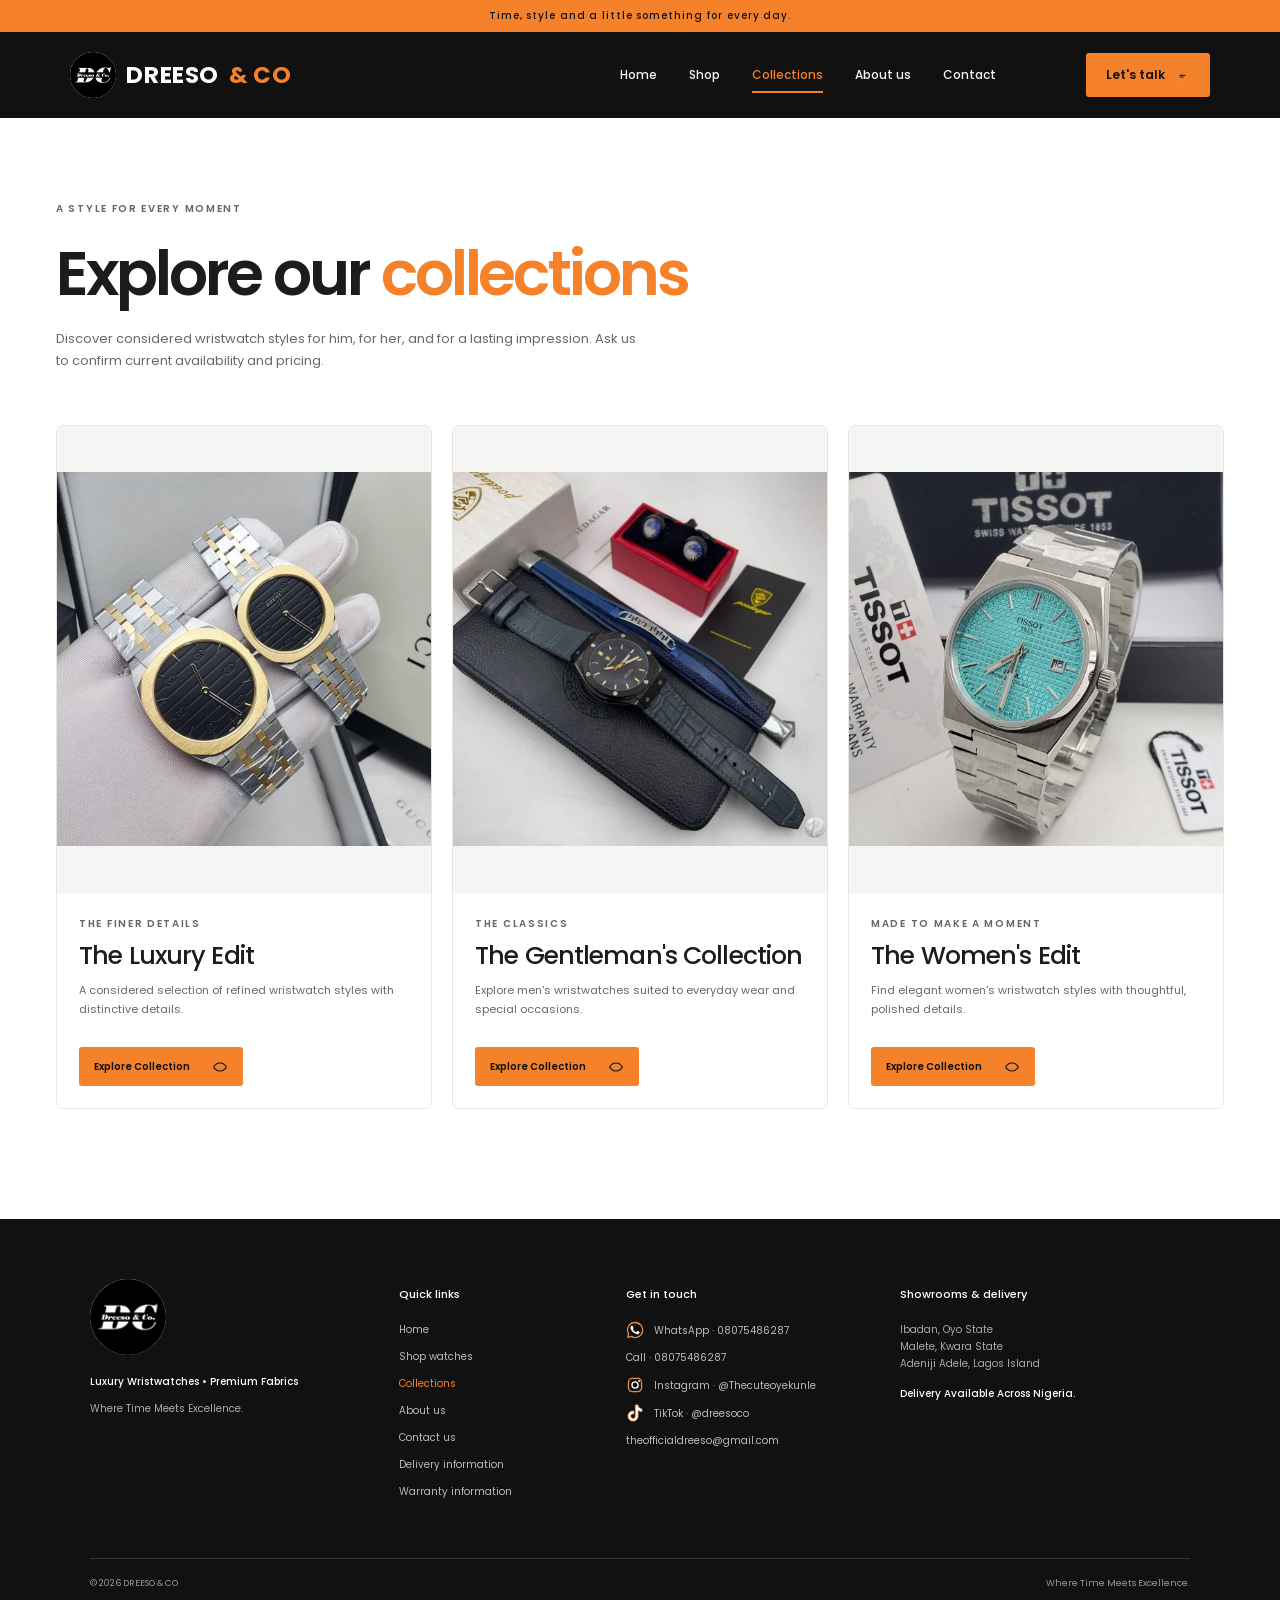
<file: collections.html>
<!doctype html>
<html lang="en">
<head>
  <meta charset="utf-8">
  <meta name="viewport" content="width=device-width, initial-scale=1">
  <meta name="description" content="Explore the DREESO & CO Luxury Edit, Gentleman's Collection and Women's Edit.">
  <title>Collections | DREESO &amp; CO</title>
  <link rel="icon" href="dress%26co%20img/dress%26co%20logo.jpg">
  <link rel="preconnect" href="https://fonts.googleapis.com">
  <link rel="preconnect" href="https://fonts.gstatic.com" crossorigin>
  <link href="https://fonts.googleapis.com/css2?family=Poppins:wght@400;500;600;700&display=swap" rel="stylesheet">
  <link rel="stylesheet" href="style.css">
  <script src="script.js" defer></script>
</head>
<body>
  <a class="skip-link" href="#main">Skip to content</a>
  <div class="announcement">Time, style and a little something for every day.</div>
  <header class="site-header">
    <a class="brand" href="index.html" aria-label="DREESO & CO home"><img src="dress%26co%20img/dress%26co%20logo.jpg" alt=""><span>DREESO</span><span>&amp; CO</span></a>
    <button class="menu-toggle" aria-expanded="false" aria-controls="primary-nav" aria-label="Open menu"><svg class="ui-icon" viewBox="0 0 24 24" aria-hidden="true"><use href="images/social-icons.svg#menu"></use></svg></button>
    <nav id="primary-nav" class="primary-nav" aria-label="Main navigation">
      <a href="index.html">Home</a><a href="shop.html">Shop</a><a href="collections.html" aria-current="page">Collections</a><a href="about.html">About us</a><a href="contact.html">Contact</a>
    </nav>
    <a class="header-cta" href="https://wa.me/2348075486287" target="_blank" rel="noopener">Let's talk <svg class="ui-icon" viewBox="0 0 24 24" aria-hidden="true"><use href="images/social-icons.svg#message"></use></svg></a>
  </header>
  <main id="main">
    <section class="page-intro section-wrap">
      <p class="eyebrow">A STYLE FOR EVERY MOMENT</p>
      <h1>Explore our <em>collections</em></h1>
      <p>Discover considered wristwatch styles for him, for her, and for a lasting impression. Ask us to confirm current availability and pricing.</p>
    </section>
    <section class="collections-section section-wrap" aria-label="Watch collections">
      <div class="collections-grid">
        <article class="collection-feature">
          <img src="dress%26co%20img/luxury%201.jpg" alt="Matching pair of gold-tone wristwatches with dark dials" loading="lazy">
          <div class="collection-feature-copy"><p class="eyebrow">THE FINER DETAILS</p><h2>The Luxury Edit</h2><p>A considered selection of refined wristwatch styles with distinctive details.</p><a class="button button-orange" href="shop.html?category=luxury">Explore Collection <svg class="ui-icon" viewBox="0 0 24 24" aria-hidden="true"><use href="images/social-icons.svg#eye"></use></svg></a></div>
        </article>
        <article class="collection-feature">
          <img src="dress%26co%20img/8.jpg" alt="A dark wristwatch presented with coordinating accessories" loading="lazy">
          <div class="collection-feature-copy"><p class="eyebrow">THE CLASSICS</p><h2>The Gentleman's Collection</h2><p>Explore men's wristwatches suited to everyday wear and special occasions.</p><a class="button button-orange" href="shop.html?category=men">Explore Collection <svg class="ui-icon" viewBox="0 0 24 24" aria-hidden="true"><use href="images/social-icons.svg#eye"></use></svg></a></div>
        </article>
        <article class="collection-feature">
          <img src="dress%26co%20img/10.jpg" alt="Silver-tone wristwatch with a turquoise dial" loading="lazy">
          <div class="collection-feature-copy"><p class="eyebrow">MADE TO MAKE A MOMENT</p><h2>The Women's Edit</h2><p>Find elegant women's wristwatch styles with thoughtful, polished details.</p><a class="button button-orange" href="shop.html?category=women">Explore Collection <svg class="ui-icon" viewBox="0 0 24 24" aria-hidden="true"><use href="images/social-icons.svg#eye"></use></svg></a></div>
        </article>
      </div>
    </section>
  </main>
  <footer class="site-footer">
  <div class="footer-main">
    <div class="footer-brand"><img src="dress%26co%20img/dress%26co%20logo.jpg" alt="DREESO & CO"><p class="footer-brand-line">Luxury Wristwatches • Premium Fabrics</p><p>Where Time Meets Excellence.</p></div>
    <div><h2>Quick links</h2><a href="index.html">Home</a><a href="shop.html">Shop watches</a><a href="collections.html">Collections</a><a href="about.html">About us</a><a href="contact.html">Contact us</a><a href="delivery.html">Delivery information</a><a href="warranty.html">Warranty information</a></div>
    <div><h2>Get in touch</h2><a class="footer-social-link" href="https://wa.me/2348075486287" target="_blank" rel="noopener"><span class="social-icon whatsapp" aria-hidden="true"><svg viewBox="0 0 24 24" aria-hidden="true"><use href="images/social-icons.svg#whatsapp"></use></svg></span>WhatsApp · 08075486287</a><a href="tel:+2348075486287">Call · 08075486287</a><a class="footer-social-link" href="https://www.instagram.com/thecuteoyekunle/" target="_blank" rel="noopener"><span class="social-icon instagram" aria-hidden="true"><svg viewBox="0 0 24 24" aria-hidden="true"><use href="images/social-icons.svg#instagram"></use></svg></span>Instagram · @Thecuteoyekunle</a><a class="footer-social-link" href="https://www.tiktok.com/@dreesoco" target="_blank" rel="noopener"><span class="social-icon tiktok" aria-hidden="true"><svg viewBox="0 0 24 24" aria-hidden="true"><use href="images/social-icons.svg#tiktok"></use></svg></span>TikTok · @dreesoco</a><a href="mailto:theofficialdreeso@gmail.com">theofficialdreeso@gmail.com</a></div>
    <div class="footer-policies"><h2>Showrooms &amp; delivery</h2><p>Ibadan, Oyo State<br>Malete, Kwara State<br>Adeniji Adele, Lagos Island</p><p class="footer-delivery">Delivery Available Across Nigeria.</p></div>
  </div>
  <div class="footer-bottom"><span>© <span id="year"></span> DREESO & CO</span><span>Where Time Meets Excellence.</span></div>
</footer>
</body>
</html>
</file>
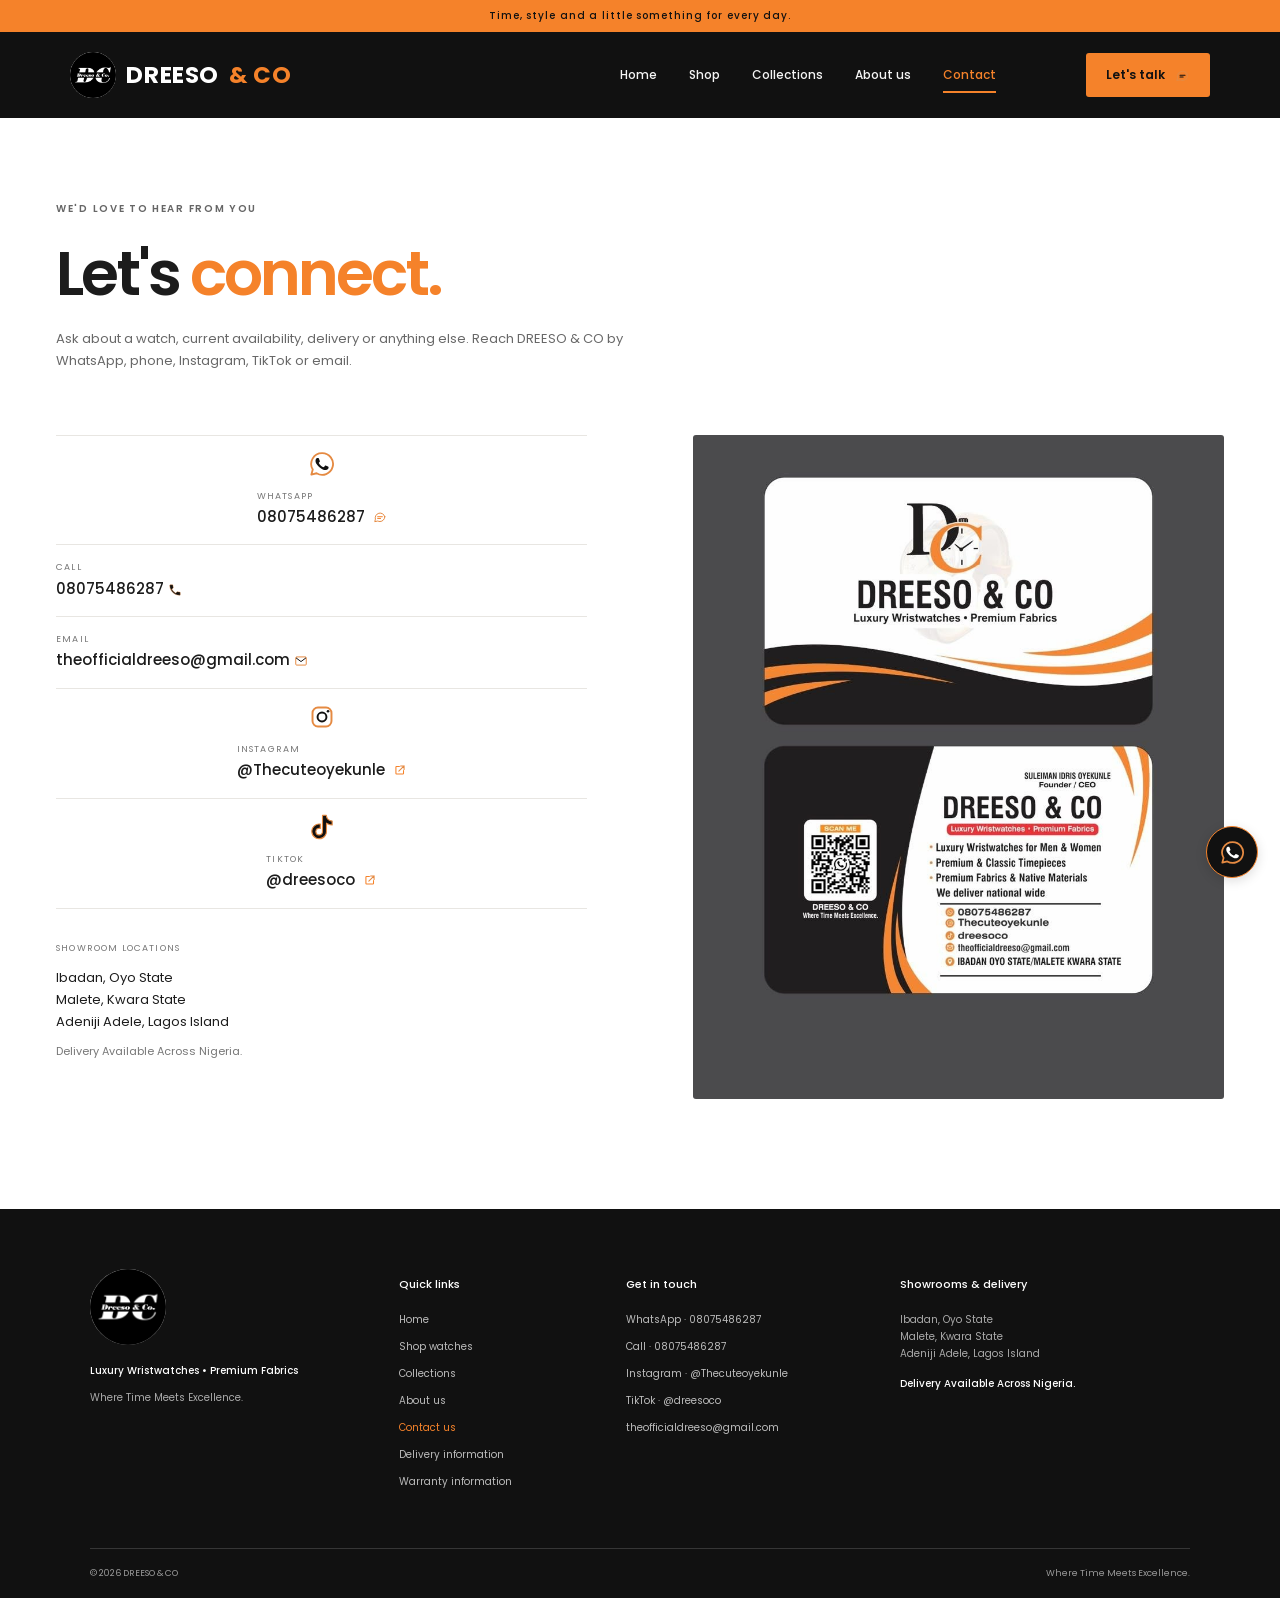
<file: contact.html>
<!doctype html><html lang="en"><head><meta charset="utf-8"><meta name="viewport" content="width=device-width, initial-scale=1"><meta name="description" content="Contact DREESO & CO by WhatsApp, email, Instagram or TikTok."><title>Contact DREESO &amp; CO</title><link rel="icon" href="dress%26co%20img/dress%26co%20logo.jpg"><link rel="preconnect" href="https://fonts.googleapis.com"><link rel="preconnect" href="https://fonts.gstatic.com" crossorigin><link href="https://fonts.googleapis.com/css2?family=Poppins:wght@400;500;600;700&display=swap" rel="stylesheet"><link rel="stylesheet" href="style.css"><script src="script.js" defer></script></head><body><div class="announcement">Time, style and a little something for every day.</div><header class="site-header"><a class="brand" href="index.html" aria-label="DREESO & CO home"><img src="dress%26co%20img/dress%26co%20logo.jpg" alt=""><span>DREESO</span><span>&amp; CO</span></a><button class="menu-toggle" aria-expanded="false" aria-controls="primary-nav" aria-label="Open menu"><svg class="ui-icon" viewBox="0 0 24 24" aria-hidden="true"><use href="images/social-icons.svg#menu"></use></svg></button><nav id="primary-nav" class="primary-nav" aria-label="Main navigation"><a href="index.html">Home</a><a href="shop.html">Shop</a><a href="collections.html">Collections</a><a href="about.html">About us</a><a href="contact.html" aria-current="page">Contact</a></nav><a class="header-cta" href="https://wa.me/2348075486287">Let's talk <svg class="ui-icon" viewBox="0 0 24 24" aria-hidden="true"><use href="images/social-icons.svg#message"></use></svg></a></header><main id="main"><section class="page-intro section-wrap"><p class="eyebrow">WE'D LOVE TO HEAR FROM YOU</p><h1>Let's <em>connect.</em></h1><p>Ask about a watch, current availability, delivery or anything else. Reach DREESO &amp; CO by WhatsApp, phone, Instagram, TikTok or email.</p></section><section class="contact-page section-wrap"><div class="contact-details"><a class="contact-social-link" href="https://wa.me/2348075486287" target="_blank" rel="noopener"><span class="social-icon whatsapp" aria-hidden="true"><svg viewBox="0 0 24 24" aria-hidden="true"><use href="images/social-icons.svg#whatsapp"></use></svg></span><span class="contact-copy"><small>WHATSAPP</small><strong>08075486287 <svg class="ui-icon" viewBox="0 0 24 24" aria-hidden="true"><use href="images/social-icons.svg#message"></use></svg></strong></span></a><a href="tel:+2348075486287"><small>CALL</small><strong>08075486287 <svg class="ui-icon" viewBox="0 0 24 24" aria-hidden="true"><use href="images/social-icons.svg#phone"></use></svg></strong></a><a href="mailto:theofficialdreeso@gmail.com"><small>EMAIL</small><strong>theofficialdreeso@gmail.com <svg class="ui-icon" viewBox="0 0 24 24" aria-hidden="true"><use href="images/social-icons.svg#email"></use></svg></strong></a><a class="contact-social-link" href="https://www.instagram.com/thecuteoyekunle/" target="_blank" rel="noopener"><span class="social-icon instagram" aria-hidden="true"><svg viewBox="0 0 24 24" aria-hidden="true"><use href="images/social-icons.svg#instagram"></use></svg></span><span class="contact-copy"><small>INSTAGRAM</small><strong>@Thecuteoyekunle <svg class="ui-icon" viewBox="0 0 24 24" aria-hidden="true"><use href="images/social-icons.svg#external-link"></use></svg></strong></span></a><a class="contact-social-link" href="https://www.tiktok.com/@dreesoco" target="_blank" rel="noopener"><span class="social-icon tiktok" aria-hidden="true"><svg viewBox="0 0 24 24" aria-hidden="true"><use href="images/social-icons.svg#tiktok"></use></svg></span><span class="contact-copy"><small>TIKTOK</small><strong>@dreesoco <svg class="ui-icon" viewBox="0 0 24 24" aria-hidden="true"><use href="images/social-icons.svg#external-link"></use></svg></strong></span></a><div class="contact-locations"><small>SHOWROOM LOCATIONS</small><p>Ibadan, Oyo State<br>Malete, Kwara State<br>Adeniji Adele, Lagos Island</p><p class="muted">Delivery Available Across Nigeria.</p></div></div><figure class="business-card"><img src="dress%26co%20img/dress%26co%20bill%20card.jpg" alt="DREESO & CO business card with contact details and brand information"><figcaption>Owner-supplied DREESO & CO business card</figcaption></figure></section></main><footer class="site-footer">
  <div class="footer-main">
    <div class="footer-brand"><img src="dress%26co%20img/dress%26co%20logo.jpg" alt="DREESO & CO"><p class="footer-brand-line">Luxury Wristwatches • Premium Fabrics</p><p>Where Time Meets Excellence.</p></div>
    <div><h2>Quick links</h2><a href="index.html">Home</a><a href="shop.html">Shop watches</a><a href="collections.html">Collections</a><a href="about.html">About us</a><a href="contact.html">Contact us</a><a href="delivery.html">Delivery information</a><a href="warranty.html">Warranty information</a></div>
    <div><h2>Get in touch</h2><a href="https://wa.me/2348075486287" target="_blank" rel="noopener">WhatsApp · 08075486287</a><a href="tel:+2348075486287">Call · 08075486287</a><a href="https://www.instagram.com/thecuteoyekunle/" target="_blank" rel="noopener">Instagram · @Thecuteoyekunle</a><a href="https://www.tiktok.com/@dreesoco" target="_blank" rel="noopener">TikTok · @dreesoco</a><a href="mailto:theofficialdreeso@gmail.com">theofficialdreeso@gmail.com</a></div>
    <div class="footer-policies"><h2>Showrooms &amp; delivery</h2><p>Ibadan, Oyo State<br>Malete, Kwara State<br>Adeniji Adele, Lagos Island</p><p class="footer-delivery">Delivery Available Across Nigeria.</p></div>
  </div>
  <div class="footer-bottom"><span>© <span id="year"></span> DREESO & CO</span><span>Where Time Meets Excellence.</span></div>
</footer><a class="floating-whatsapp" href="https://wa.me/2348075486287" aria-label="Contact DREESO & CO on WhatsApp"><svg viewBox="0 0 24 24" aria-hidden="true"><use href="images/social-icons.svg#whatsapp"></use></svg></a></body></html>
</file>
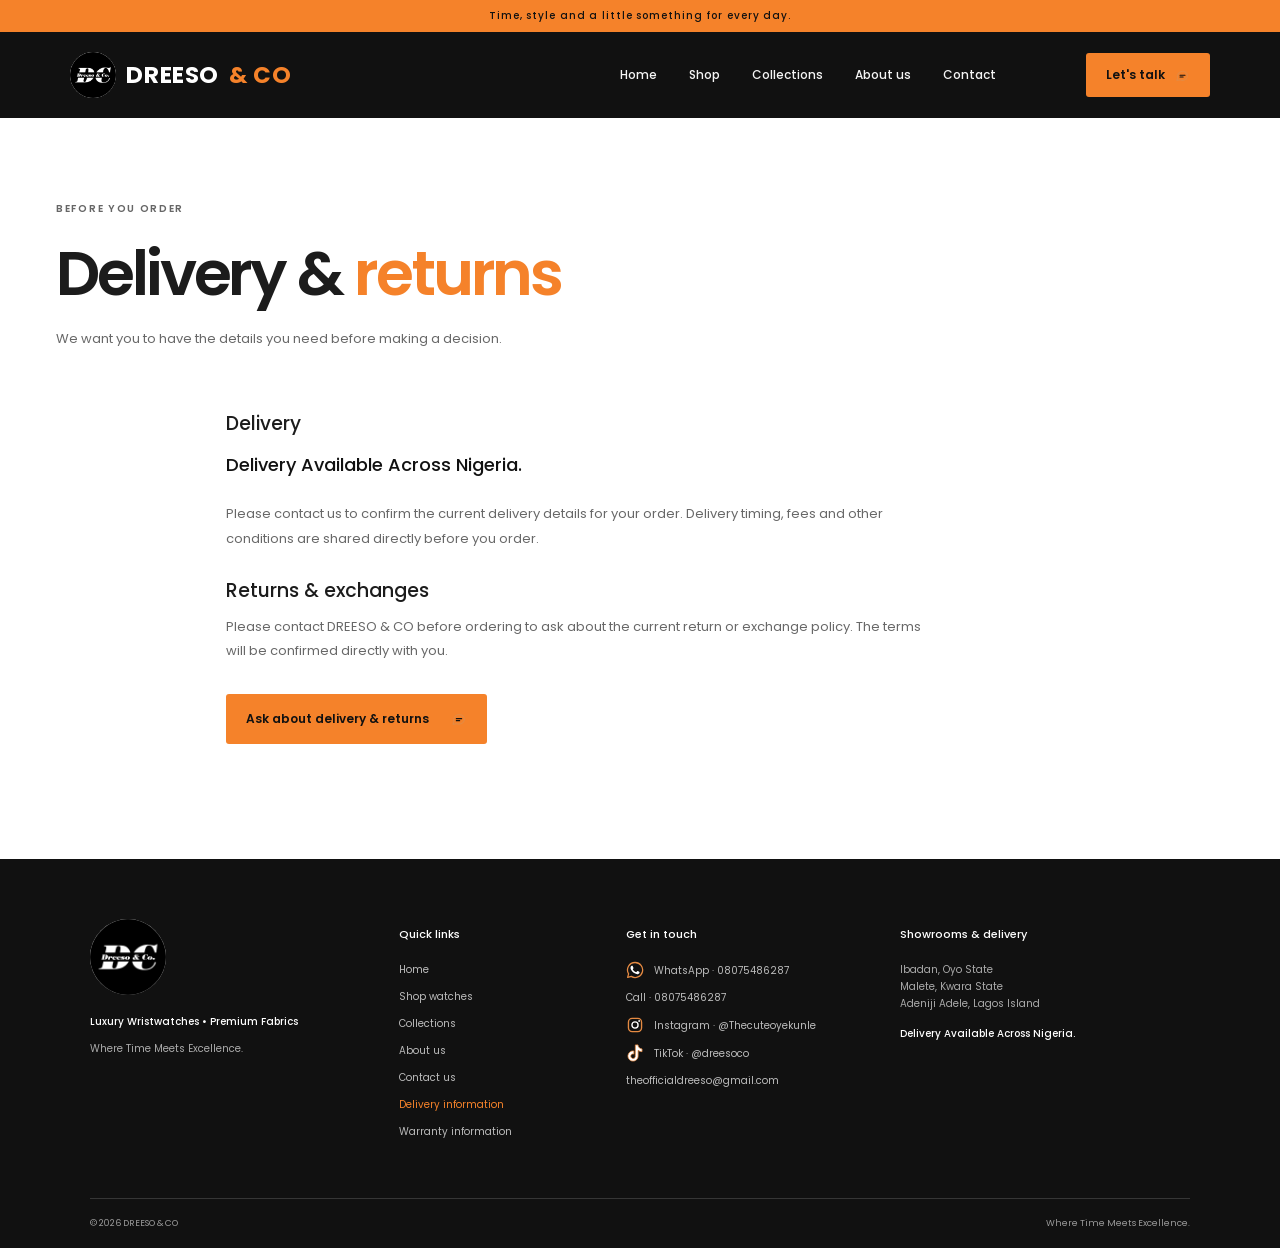
<file: delivery.html>
<!doctype html><html lang="en"><head><meta charset="utf-8"><meta name="viewport" content="width=device-width, initial-scale=1"><meta name="description" content="Ask DREESO & CO for current delivery, return and exchange information."><title>Delivery & Returns | DREESO & CO</title><link rel="icon" href="dress%26co%20img/dress%26co%20logo.jpg"><link rel="preconnect" href="https://fonts.googleapis.com"><link rel="preconnect" href="https://fonts.gstatic.com" crossorigin><link href="https://fonts.googleapis.com/css2?family=Poppins:wght@400;500;600;700&display=swap" rel="stylesheet"><link rel="stylesheet" href="style.css"><script src="script.js" defer></script></head><body><div class="announcement">Time, style and a little something for every day.</div><header class="site-header"><a class="brand" href="index.html" aria-label="DREESO & CO home"><img src="dress%26co%20img/dress%26co%20logo.jpg" alt=""><span>DREESO</span><span>&amp; CO</span></a><button class="menu-toggle" aria-expanded="false" aria-controls="primary-nav" aria-label="Open menu"><svg class="ui-icon" viewBox="0 0 24 24" aria-hidden="true"><use href="images/social-icons.svg#menu"></use></svg></button><nav id="primary-nav" class="primary-nav" aria-label="Main navigation"><a href="index.html">Home</a><a href="shop.html">Shop</a><a href="collections.html">Collections</a><a href="about.html">About us</a><a href="contact.html">Contact</a></nav><a class="header-cta" href="https://wa.me/2348075486287">Let's talk <svg class="ui-icon" viewBox="0 0 24 24" aria-hidden="true"><use href="images/social-icons.svg#message"></use></svg></a></header><main id="main"><section class="page-intro section-wrap"><p class="eyebrow">BEFORE YOU ORDER</p><h1>Delivery & <em>returns</em></h1><p>We want you to have the details you need before making a decision.</p></section><section class="policy-page section-wrap"><h2>Delivery</h2><p class="delivery-promise">Delivery Available Across Nigeria.</p><p>Please contact us to confirm the current delivery details for your order. Delivery timing, fees and other conditions are shared directly before you order.</p><h2>Returns & exchanges</h2><p>Please contact DREESO & CO before ordering to ask about the current return or exchange policy. The terms will be confirmed directly with you.</p><a class="button button-orange" href="https://wa.me/2348075486287?text=Hello%20DREESO%20%26%20CO%2C%20please%20share%20your%20current%20delivery%20and%20returns%20information.">Ask about delivery & returns <svg class="ui-icon" viewBox="0 0 24 24" aria-hidden="true"><use href="images/social-icons.svg#message"></use></svg></a></section></main><footer class="site-footer">
  <div class="footer-main">
    <div class="footer-brand"><img src="dress%26co%20img/dress%26co%20logo.jpg" alt="DREESO & CO"><p class="footer-brand-line">Luxury Wristwatches • Premium Fabrics</p><p>Where Time Meets Excellence.</p></div>
    <div><h2>Quick links</h2><a href="index.html">Home</a><a href="shop.html">Shop watches</a><a href="collections.html">Collections</a><a href="about.html">About us</a><a href="contact.html">Contact us</a><a href="delivery.html">Delivery information</a><a href="warranty.html">Warranty information</a></div>
    <div><h2>Get in touch</h2><a class="footer-social-link" href="https://wa.me/2348075486287" target="_blank" rel="noopener"><span class="social-icon whatsapp" aria-hidden="true"><svg viewBox="0 0 24 24" aria-hidden="true"><use href="images/social-icons.svg#whatsapp"></use></svg></span>WhatsApp · 08075486287</a><a href="tel:+2348075486287">Call · 08075486287</a><a class="footer-social-link" href="https://www.instagram.com/thecuteoyekunle/" target="_blank" rel="noopener"><span class="social-icon instagram" aria-hidden="true"><svg viewBox="0 0 24 24" aria-hidden="true"><use href="images/social-icons.svg#instagram"></use></svg></span>Instagram · @Thecuteoyekunle</a><a class="footer-social-link" href="https://www.tiktok.com/@dreesoco" target="_blank" rel="noopener"><span class="social-icon tiktok" aria-hidden="true"><svg viewBox="0 0 24 24" aria-hidden="true"><use href="images/social-icons.svg#tiktok"></use></svg></span>TikTok · @dreesoco</a><a href="mailto:theofficialdreeso@gmail.com">theofficialdreeso@gmail.com</a></div>
    <div class="footer-policies"><h2>Showrooms &amp; delivery</h2><p>Ibadan, Oyo State<br>Malete, Kwara State<br>Adeniji Adele, Lagos Island</p><p class="footer-delivery">Delivery Available Across Nigeria.</p></div>
  </div>
  <div class="footer-bottom"><span>© <span id="year"></span> DREESO & CO</span><span>Where Time Meets Excellence.</span></div>
</footer></body></html>
</file>
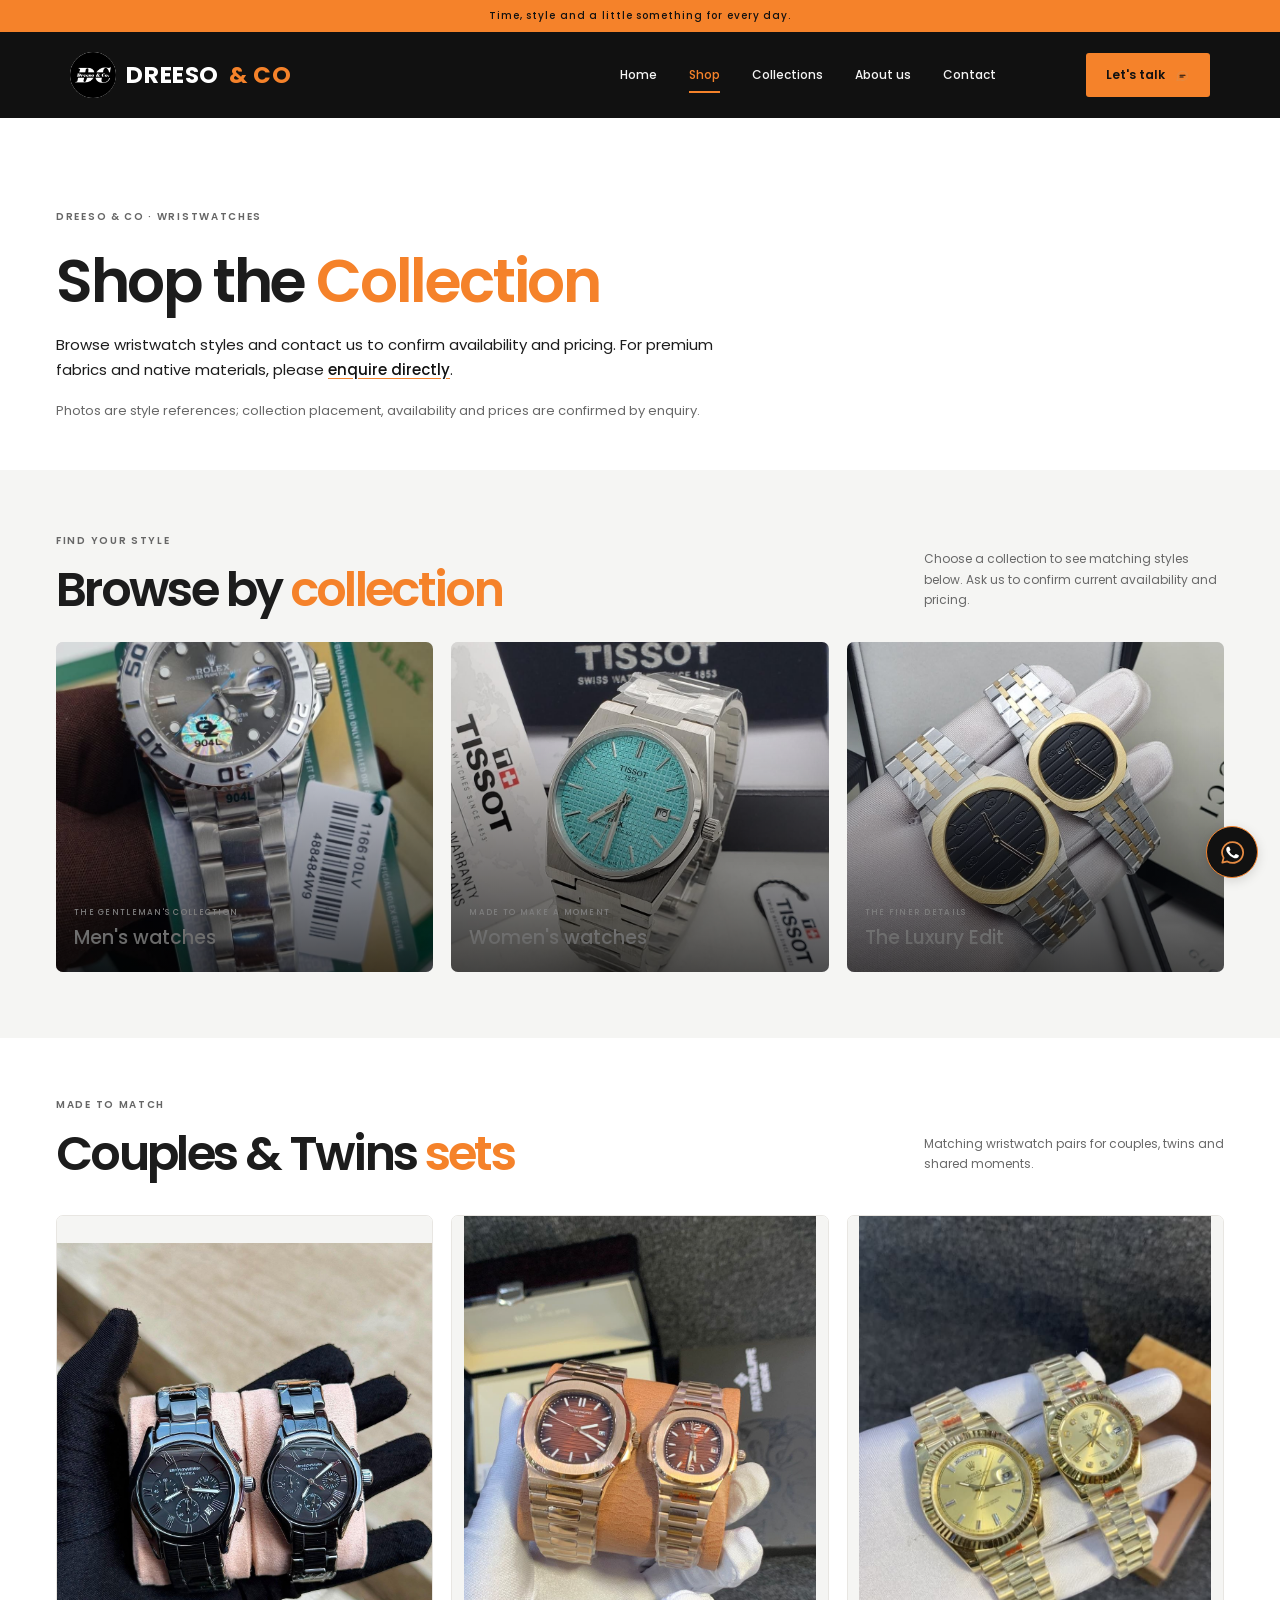
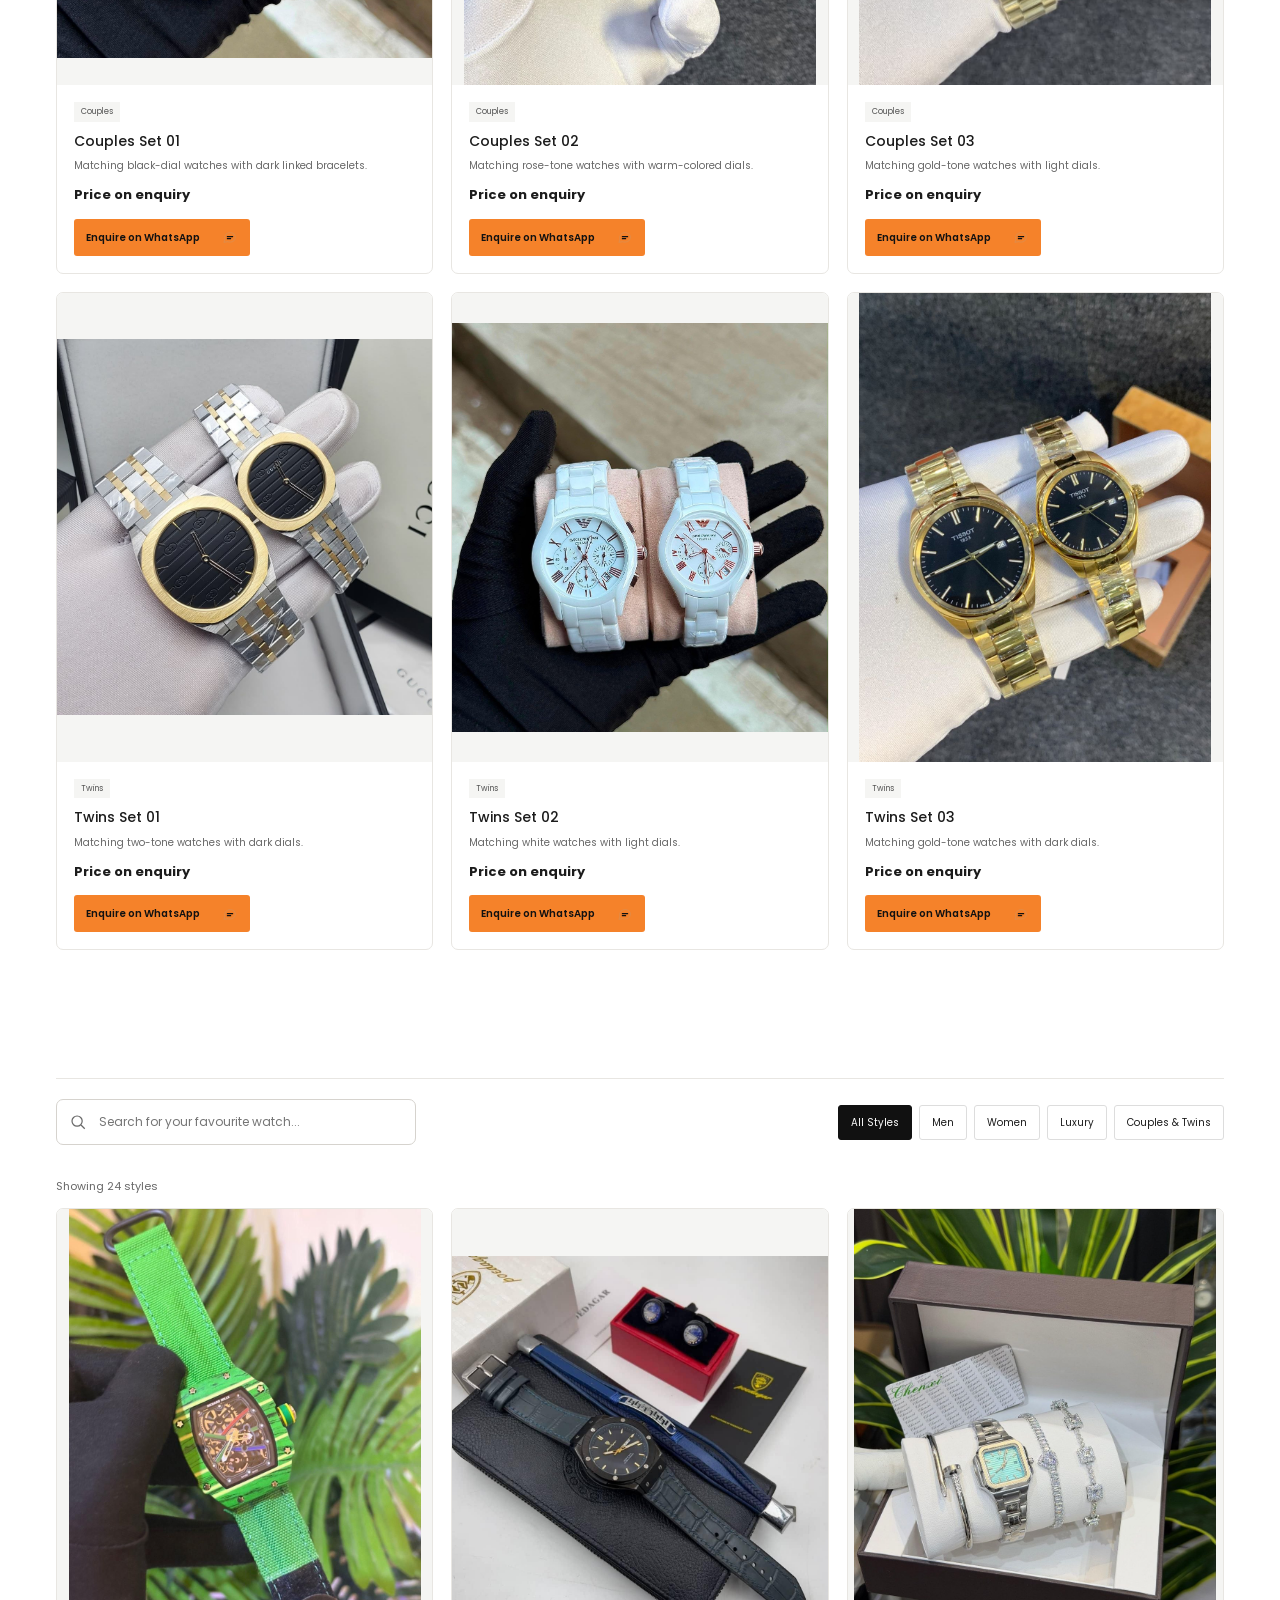
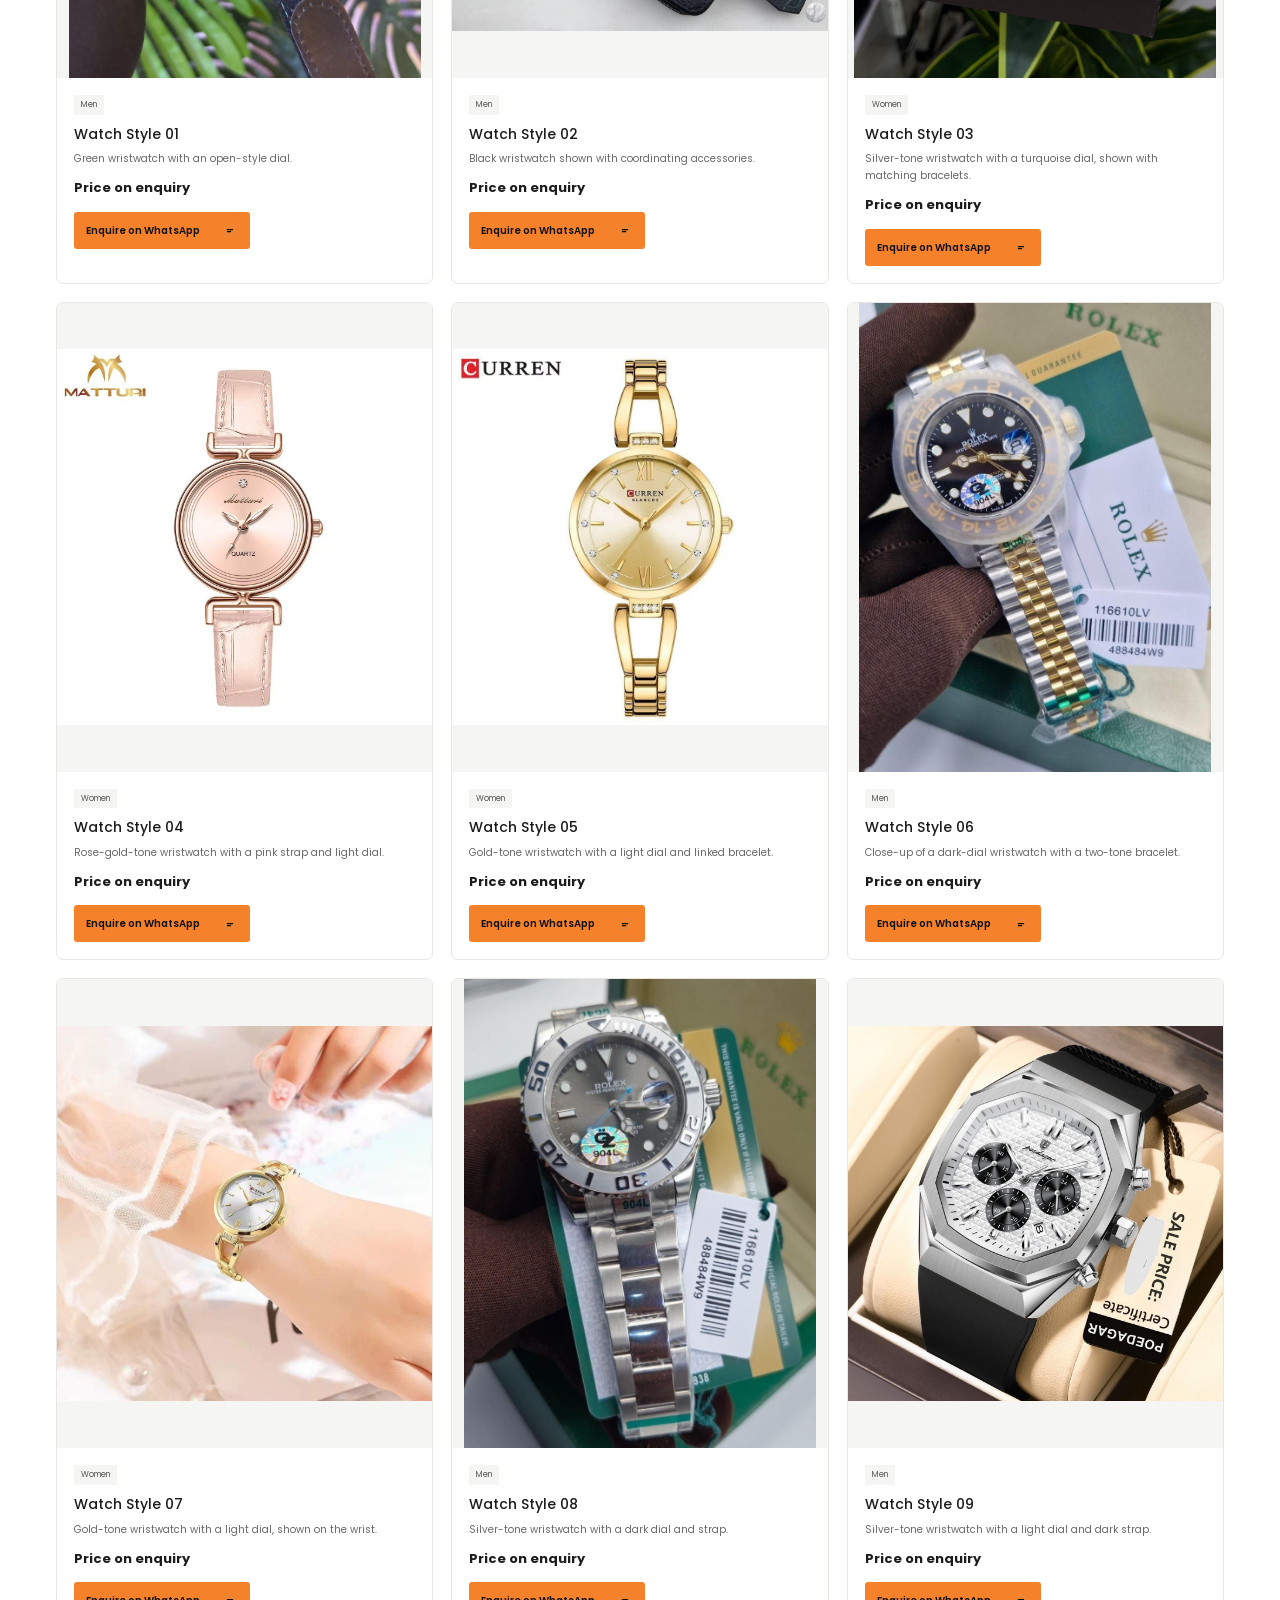
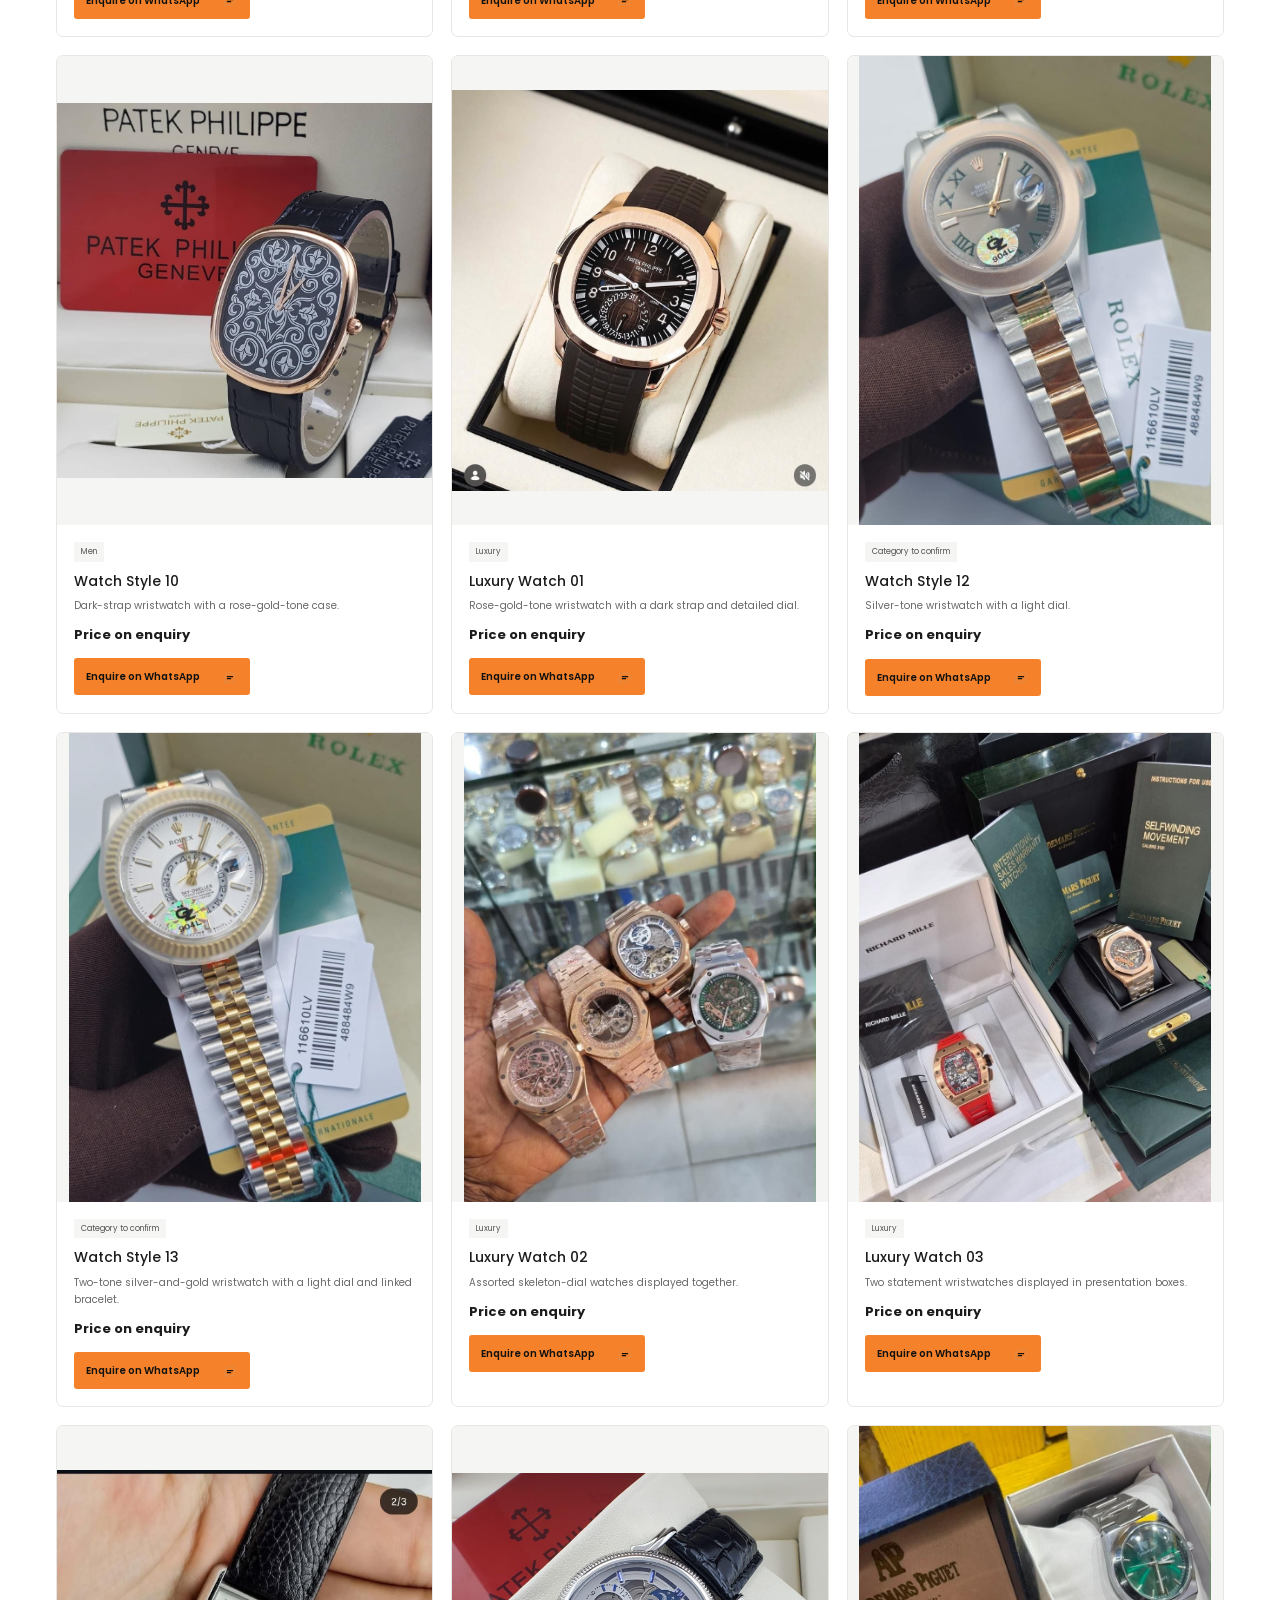
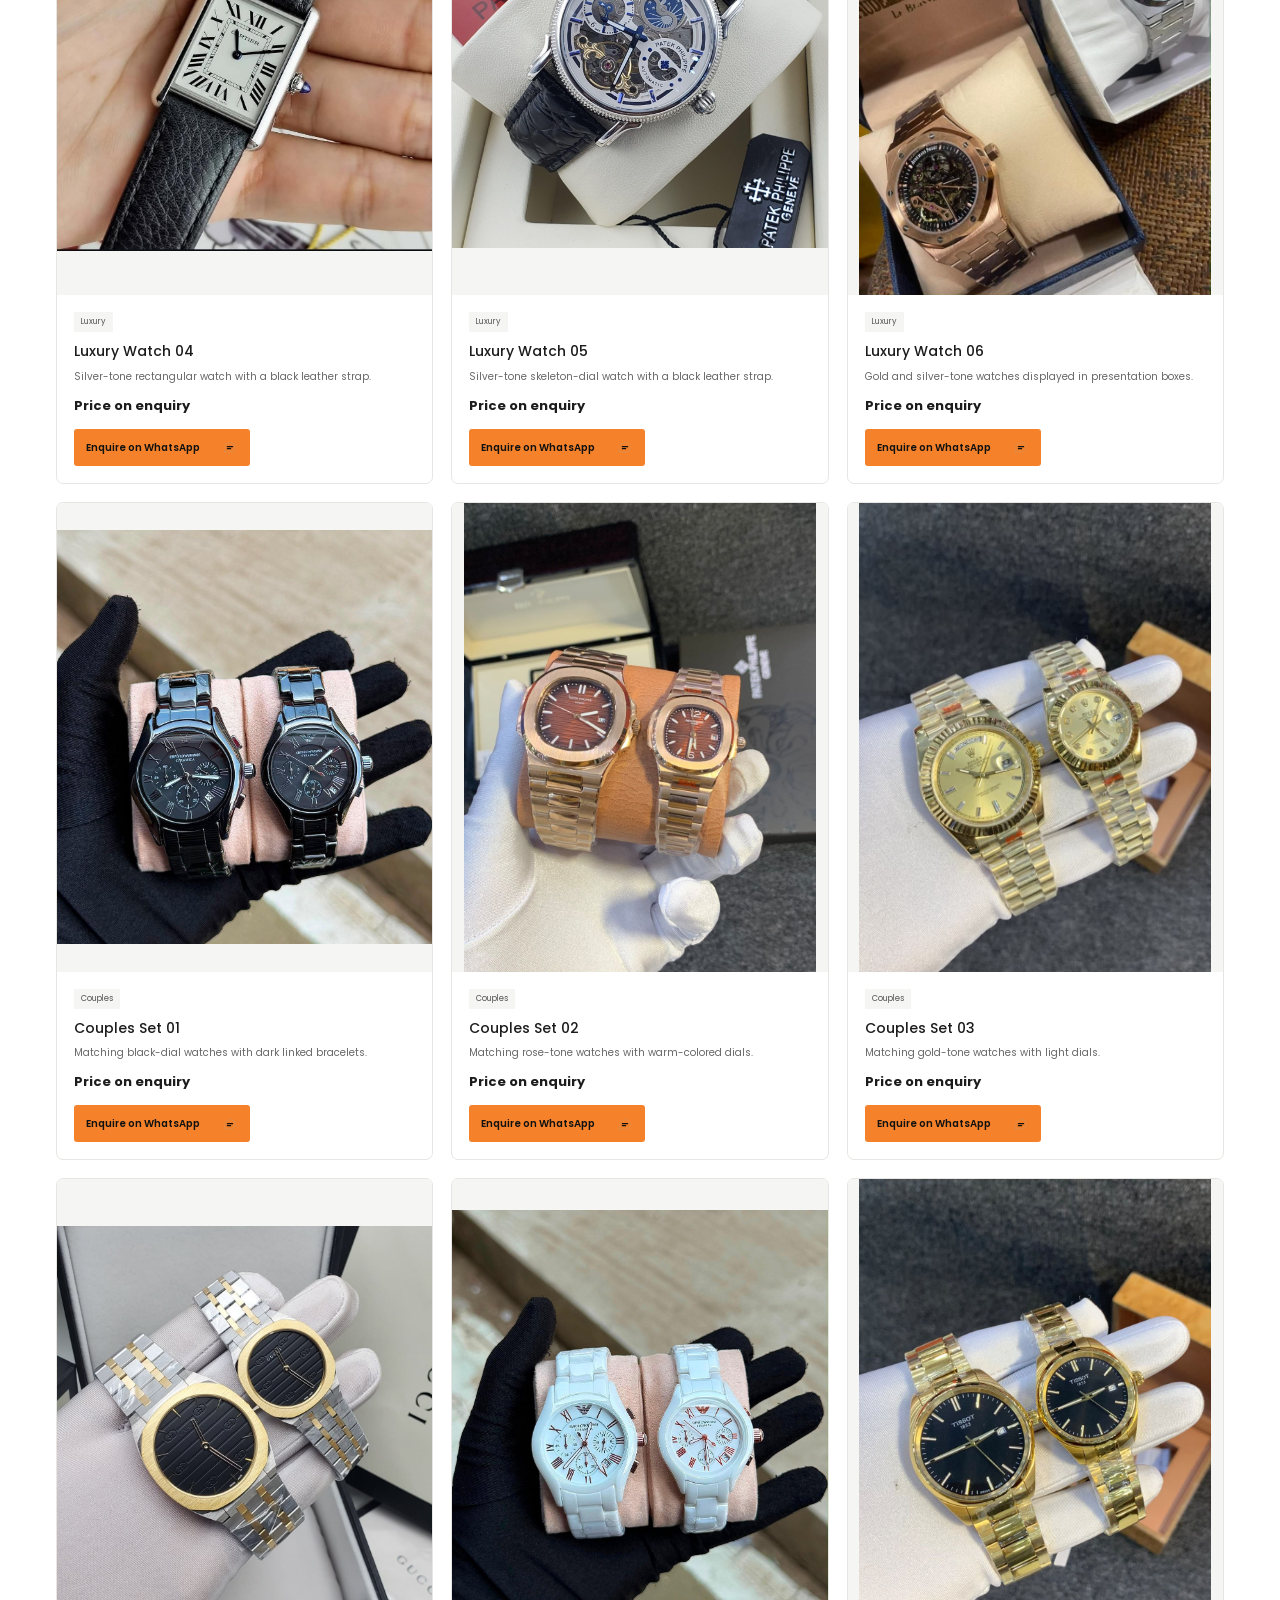
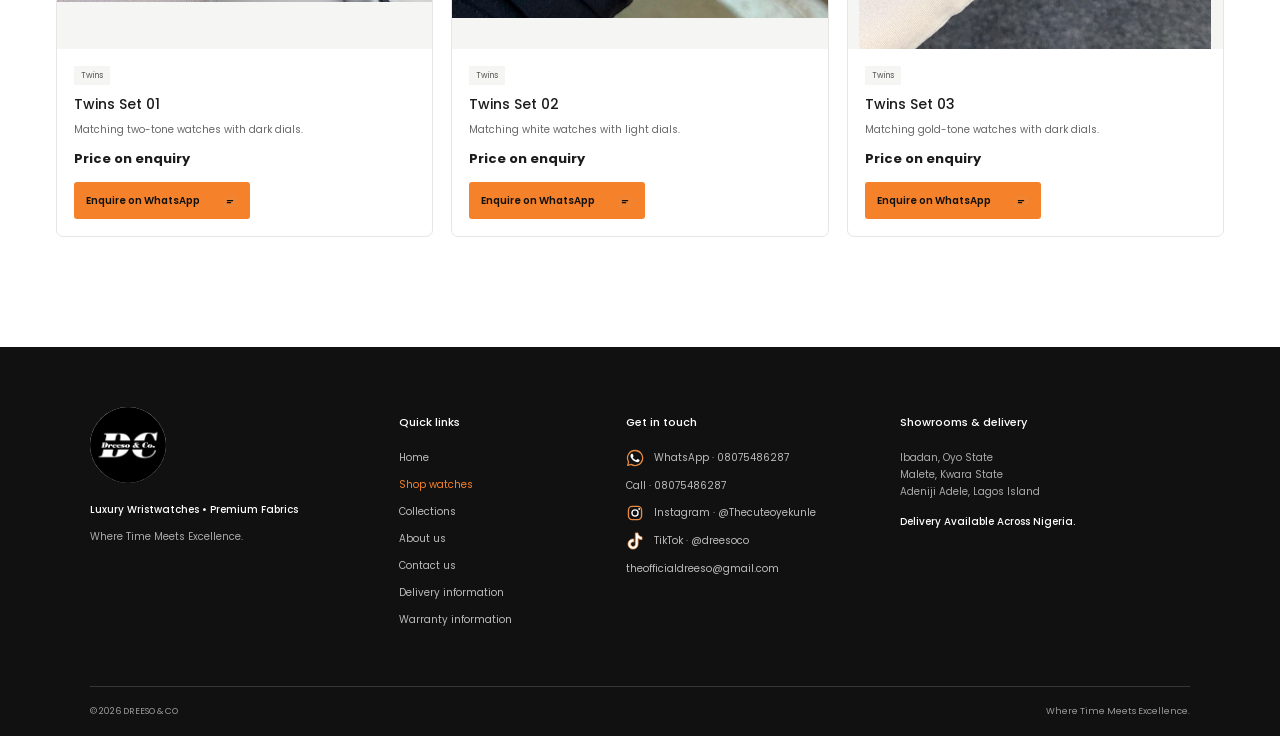
<file: shop.html>
<!doctype html>
<html lang="en">
<head>
  <meta charset="utf-8">
  <meta name="viewport" content="width=device-width, initial-scale=1">
  <meta name="description" content="Explore the DREESO & CO wristwatch collection and ask about current availability and prices.">
  <title>Shop Watches | DREESO &amp; CO</title>
  <link rel="icon" href="dress%26co%20img/dress%26co%20logo.jpg">
  <link rel="preconnect" href="https://fonts.googleapis.com">
  <link rel="preconnect" href="https://fonts.gstatic.com" crossorigin>
  <link href="https://fonts.googleapis.com/css2?family=Poppins:wght@400;500;600;700&display=swap" rel="stylesheet">
  <link rel="stylesheet" href="style.css">
  <script src="script.js" defer></script>
</head>
<body class="shop-page">
  <a class="skip-link" href="#main">Skip to content</a>
  <div class="announcement">Time, style and a little something for every day.</div>
  <header class="site-header">
    <a class="brand" href="index.html" aria-label="DREESO & CO home"><img src="dress%26co%20img/dress%26co%20logo.jpg" alt=""><span>DREESO</span><span>&amp; CO</span></a>
    <button class="menu-toggle" aria-expanded="false" aria-controls="primary-nav" aria-label="Open menu"><svg class="ui-icon" viewBox="0 0 24 24" aria-hidden="true"><use href="images/social-icons.svg#menu"></use></svg></button>
    <nav id="primary-nav" class="primary-nav" aria-label="Main navigation">
      <a href="index.html">Home</a><a href="shop.html" aria-current="page">Shop</a><a href="collections.html">Collections</a><a href="about.html">About us</a><a href="contact.html">Contact</a>
    </nav>
    <a class="header-cta" href="https://wa.me/2348075486287" target="_blank" rel="noopener">Let's talk <svg class="ui-icon" viewBox="0 0 24 24" aria-hidden="true"><use href="images/social-icons.svg#message"></use></svg></a>
  </header>
  <main id="main">
    <section class="page-intro section-wrap shop-page-intro">
      <p class="eyebrow">DREESO & CO · WRISTWATCHES</p>
      <h1>Shop the <em>Collection</em></h1>
      <p>Browse wristwatch styles and contact us to confirm availability and pricing. For premium fabrics and native materials, please <a class="shop-fabrics-link" href="https://wa.me/2348075486287?text=Hello%20DREESO%20%26%20CO%2C%20please%20share%20your%20current%20premium%20fabrics%20and%20native%20materials." target="_blank" rel="noopener">enquire directly</a>.</p>
      <p class="catalogue-note">Photos are style references; collection placement, availability and prices are confirmed by enquiry.</p>
    </section>
    <section class="categories-section" id="shop-by-collection">
      <div class="section-wrap">
        <div class="section-heading">
          <div><p class="eyebrow">FIND YOUR STYLE</p><h2>Browse by <em>collection</em></h2></div>
          <p class="section-aside">Choose a collection to see matching styles below. Ask us to confirm current availability and pricing.</p>
        </div>
        <div class="category-grid">          <a class="category-card category-large" href="#shop-filters" data-category="Men's Watches"><img src="dress%26co%20img/16.jpg" alt="Silver-tone wristwatch shown in hand" loading="lazy"><span class="category-overlay"><small>THE GENTLEMAN'S COLLECTION</small><strong>Men's watches</strong></span></a>
          <a class="category-card" href="#shop-filters" data-category="Women's Watches"><img src="dress%26co%20img/10.jpg" alt="Silver-tone wristwatch with a turquoise dial" loading="lazy"><span class="category-overlay"><small>MADE TO MAKE A MOMENT</small><strong>Women's watches</strong></span></a>
          <a class="category-card category-wide" href="#shop-filters" data-category="Luxury Collection"><img src="dress%26co%20img/luxury%201.jpg" alt="Matching pair of gold-tone wristwatches with dark dials" loading="lazy"><span class="category-overlay"><small>THE FINER DETAILS</small><strong>The Luxury Edit</strong></span></a></div>
      </div>
    </section>
    <section class="couples-twins-section section-wrap" aria-labelledby="couples-twins-title">
      <div class="section-heading">
        <div><p class="eyebrow">MADE TO MATCH</p><h2 id="couples-twins-title">Couples &amp; Twins <em>sets</em></h2></div>
        <p class="section-aside">Matching wristwatch pairs for couples, twins and shared moments.</p>
      </div>
      <div id="couples-twins-results"></div>
    </section>
    <section class="shop-section section-wrap" id="shop-filters">
      <div class="shop-tools">
        <div class="search-box"><svg aria-hidden="true" viewBox="0 0 24 24"><circle cx="10.8" cy="10.8" r="6.8"></circle><path d="m16 16 5 5"></path></svg><label class="sr-only" for="style-search">Search watches by name, brand, category or description</label><input id="style-search" type="search" placeholder="Search for your favourite watch..." autocomplete="off"><button class="search-clear" type="button" aria-label="Clear search" hidden><svg class="ui-icon" viewBox="0 0 24 24" aria-hidden="true"><use href="images/social-icons.svg#close"></use></svg></button></div>
        <div class="filter-list" role="group" aria-label="Filter by category">
          <button class="filter-chip active" data-filter="All Styles">All Styles</button>
          <button class="filter-chip" data-filter="Men's Watches">Men</button>
          <button class="filter-chip" data-filter="Women's Watches">Women</button>
          <button class="filter-chip" data-filter="Luxury Collection">Luxury</button>
          <button class="filter-chip" data-filter="Couples &amp; Twins">Couples &amp; Twins</button>
        </div>
      </div>
      <p class="collection-count" id="collection-count" aria-live="polite"></p>
      <div class="collection-panel" id="collection-results" aria-live="polite"></div>
    </section>
  </main>
  <footer class="site-footer">
  <div class="footer-main">
    <div class="footer-brand"><img src="dress%26co%20img/dress%26co%20logo.jpg" alt="DREESO & CO"><p class="footer-brand-line">Luxury Wristwatches • Premium Fabrics</p><p>Where Time Meets Excellence.</p></div>
    <div><h2>Quick links</h2><a href="index.html">Home</a><a href="shop.html">Shop watches</a><a href="collections.html">Collections</a><a href="about.html">About us</a><a href="contact.html">Contact us</a><a href="delivery.html">Delivery information</a><a href="warranty.html">Warranty information</a></div>
    <div><h2>Get in touch</h2><a class="footer-social-link" href="https://wa.me/2348075486287" target="_blank" rel="noopener"><span class="social-icon whatsapp" aria-hidden="true"><svg viewBox="0 0 24 24" aria-hidden="true"><use href="images/social-icons.svg#whatsapp"></use></svg></span>WhatsApp · 08075486287</a><a href="tel:+2348075486287">Call · 08075486287</a><a class="footer-social-link" href="https://www.instagram.com/thecuteoyekunle/" target="_blank" rel="noopener"><span class="social-icon instagram" aria-hidden="true"><svg viewBox="0 0 24 24" aria-hidden="true"><use href="images/social-icons.svg#instagram"></use></svg></span>Instagram · @Thecuteoyekunle</a><a class="footer-social-link" href="https://www.tiktok.com/@dreesoco" target="_blank" rel="noopener"><span class="social-icon tiktok" aria-hidden="true"><svg viewBox="0 0 24 24" aria-hidden="true"><use href="images/social-icons.svg#tiktok"></use></svg></span>TikTok · @dreesoco</a><a href="mailto:theofficialdreeso@gmail.com">theofficialdreeso@gmail.com</a></div>
    <div class="footer-policies"><h2>Showrooms &amp; delivery</h2><p>Ibadan, Oyo State<br>Malete, Kwara State<br>Adeniji Adele, Lagos Island</p><p class="footer-delivery">Delivery Available Across Nigeria.</p></div>
  </div>
  <div class="footer-bottom"><span>© <span id="year"></span> DREESO & CO</span><span>Where Time Meets Excellence.</span></div>
</footer>
  <a class="floating-whatsapp" href="https://wa.me/2348075486287" aria-label="Contact DREESO & CO on WhatsApp"><svg viewBox="0 0 24 24" aria-hidden="true"><use href="images/social-icons.svg#whatsapp"></use></svg></a>
</body>
</html>
</file>
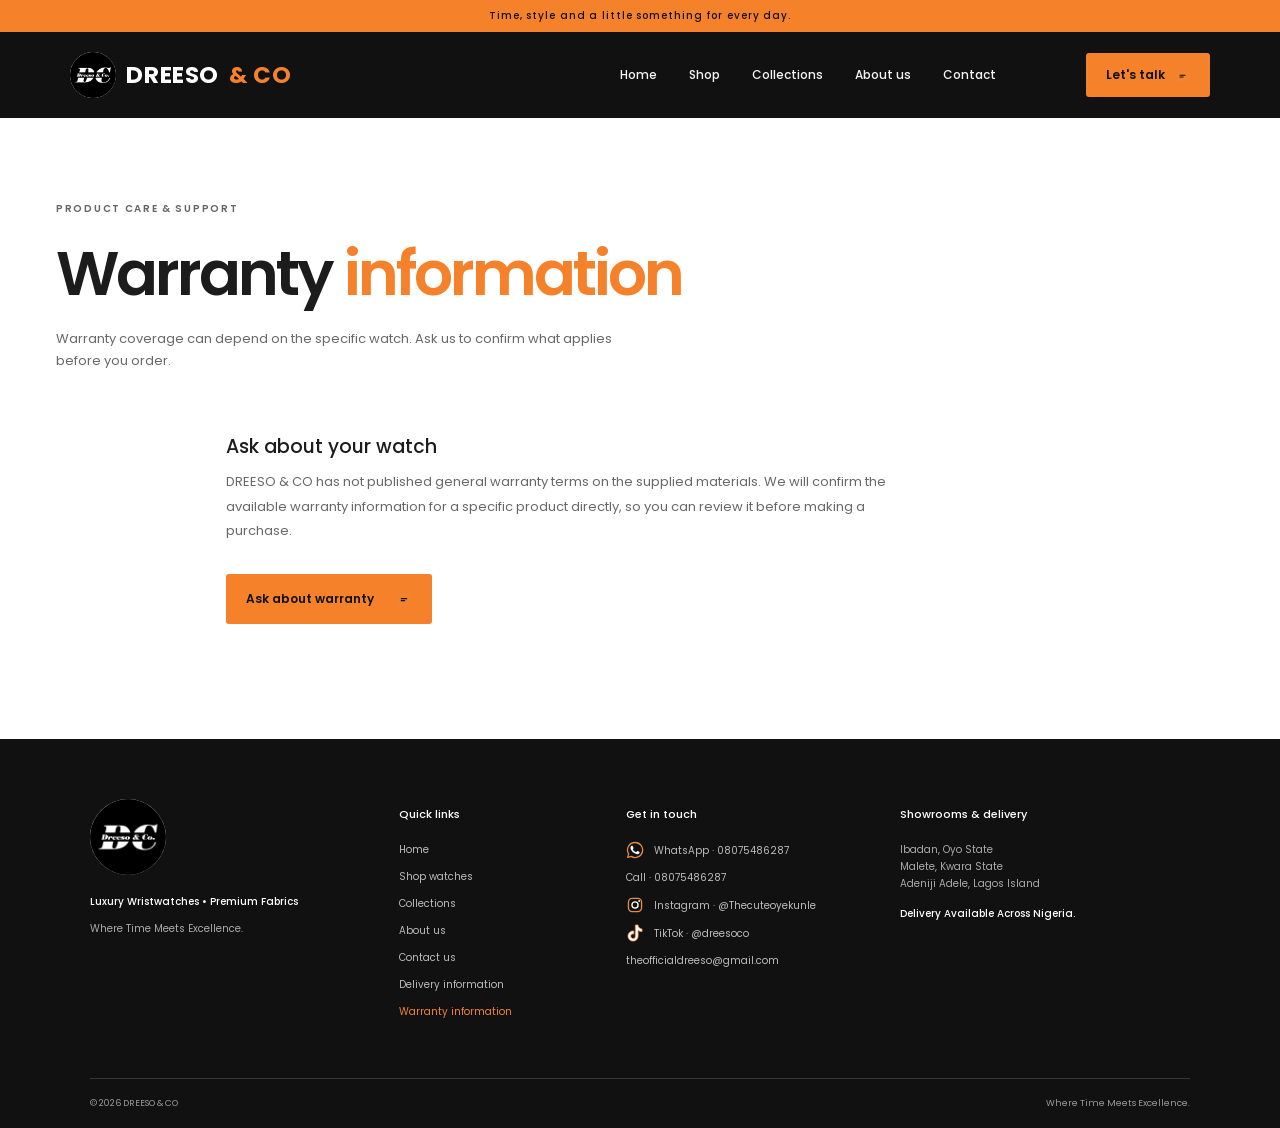
<file: warranty.html>
<!doctype html><html lang="en"><head><meta charset="utf-8"><meta name="viewport" content="width=device-width, initial-scale=1"><meta name="description" content="Ask DREESO & CO about warranty coverage for a specific watch."><title>Warranty Information | DREESO & CO</title><link rel="icon" href="dress%26co%20img/dress%26co%20logo.jpg"><link rel="preconnect" href="https://fonts.googleapis.com"><link rel="preconnect" href="https://fonts.gstatic.com" crossorigin><link href="https://fonts.googleapis.com/css2?family=Poppins:wght@400;500;600;700&display=swap" rel="stylesheet"><link rel="stylesheet" href="style.css"><script src="script.js" defer></script></head><body><div class="announcement">Time, style and a little something for every day.</div><header class="site-header"><a class="brand" href="index.html" aria-label="DREESO & CO home"><img src="dress%26co%20img/dress%26co%20logo.jpg" alt=""><span>DREESO</span><span>&amp; CO</span></a><button class="menu-toggle" aria-expanded="false" aria-controls="primary-nav" aria-label="Open menu"><svg class="ui-icon" viewBox="0 0 24 24" aria-hidden="true"><use href="images/social-icons.svg#menu"></use></svg></button><nav id="primary-nav" class="primary-nav" aria-label="Main navigation"><a href="index.html">Home</a><a href="shop.html">Shop</a><a href="collections.html">Collections</a><a href="about.html">About us</a><a href="contact.html">Contact</a></nav><a class="header-cta" href="https://wa.me/2348075486287">Let's talk <svg class="ui-icon" viewBox="0 0 24 24" aria-hidden="true"><use href="images/social-icons.svg#message"></use></svg></a></header><main id="main"><section class="page-intro section-wrap"><p class="eyebrow">PRODUCT CARE & SUPPORT</p><h1>Warranty <em>information</em></h1><p>Warranty coverage can depend on the specific watch. Ask us to confirm what applies before you order.</p></section><section class="policy-page section-wrap"><h2>Ask about your watch</h2><p>DREESO & CO has not published general warranty terms on the supplied materials. We will confirm the available warranty information for a specific product directly, so you can review it before making a purchase.</p><a class="button button-orange" href="https://wa.me/2348075486287?text=Hello%20DREESO%20%26%20CO%2C%20please%20tell%20me%20the%20warranty%20information%20for%20a%20watch.">Ask about warranty <svg class="ui-icon" viewBox="0 0 24 24" aria-hidden="true"><use href="images/social-icons.svg#message"></use></svg></a></section></main><footer class="site-footer">
  <div class="footer-main">
    <div class="footer-brand"><img src="dress%26co%20img/dress%26co%20logo.jpg" alt="DREESO & CO"><p class="footer-brand-line">Luxury Wristwatches • Premium Fabrics</p><p>Where Time Meets Excellence.</p></div>
    <div><h2>Quick links</h2><a href="index.html">Home</a><a href="shop.html">Shop watches</a><a href="collections.html">Collections</a><a href="about.html">About us</a><a href="contact.html">Contact us</a><a href="delivery.html">Delivery information</a><a href="warranty.html">Warranty information</a></div>
    <div><h2>Get in touch</h2><a class="footer-social-link" href="https://wa.me/2348075486287" target="_blank" rel="noopener"><span class="social-icon whatsapp" aria-hidden="true"><svg viewBox="0 0 24 24" aria-hidden="true"><use href="images/social-icons.svg#whatsapp"></use></svg></span>WhatsApp · 08075486287</a><a href="tel:+2348075486287">Call · 08075486287</a><a class="footer-social-link" href="https://www.instagram.com/thecuteoyekunle/" target="_blank" rel="noopener"><span class="social-icon instagram" aria-hidden="true"><svg viewBox="0 0 24 24" aria-hidden="true"><use href="images/social-icons.svg#instagram"></use></svg></span>Instagram · @Thecuteoyekunle</a><a class="footer-social-link" href="https://www.tiktok.com/@dreesoco" target="_blank" rel="noopener"><span class="social-icon tiktok" aria-hidden="true"><svg viewBox="0 0 24 24" aria-hidden="true"><use href="images/social-icons.svg#tiktok"></use></svg></span>TikTok · @dreesoco</a><a href="mailto:theofficialdreeso@gmail.com">theofficialdreeso@gmail.com</a></div>
    <div class="footer-policies"><h2>Showrooms &amp; delivery</h2><p>Ibadan, Oyo State<br>Malete, Kwara State<br>Adeniji Adele, Lagos Island</p><p class="footer-delivery">Delivery Available Across Nigeria.</p></div>
  </div>
  <div class="footer-bottom"><span>© <span id="year"></span> DREESO & CO</span><span>Where Time Meets Excellence.</span></div>
</footer></body></html>
</file>
<file: style.css>
:root{--ink:#111;--text:#1c1c1c;--muted:#686868;--orange:#f5822a;--paper:#fff;--soft:#f5f5f3;--line:#e8e6e2;--font:'Poppins',sans-serif;--wrap:1240px}*{box-sizing:border-box}html{scroll-behavior:smooth;scroll-padding-top:90px}body{margin:0;color:var(--text);background:var(--paper);font:400 15px/1.7 var(--font);-webkit-font-smoothing:antialiased}a{color:inherit;text-decoration:none}button,input{font:inherit}button{color:inherit}.skip-link{position:absolute;top:-50px;left:16px;z-index:99;background:white;padding:10px}.skip-link:focus{top:8px}.sr-only{position:absolute;width:1px;height:1px;padding:0;margin:-1px;overflow:hidden;clip:rect(0,0,0,0);white-space:nowrap;border:0}.announcement{height:32px;background:var(--orange);color:#111;text-align:center;font-size:10px;font-weight:500;letter-spacing:.09em;line-height:32px}.site-header{height:86px;padding:0 max(5.5vw,24px);display:flex;align-items:center;justify-content:space-between;background:var(--ink);color:white;position:sticky;top:0;z-index:20}.brand{width:65px;height:65px;border-radius:50%;overflow:hidden;background:#fff;display:flex;align-items:center;justify-content:center}.brand img{width:100%;height:100%;object-fit:cover}.primary-nav{display:flex;align-items:center;gap:clamp(16px,2.5vw,38px)}.primary-nav a{font-size:12px;font-weight:500;color:#f5f5f5;transition:color .2s}.primary-nav a:hover,.primary-nav a:focus-visible{color:var(--orange)}.header-cta{background:var(--orange);color:var(--ink);padding:12px 20px;font-size:12px;font-weight:600;border-radius:2px}.header-cta span{margin-left:10px}.menu-toggle{display:none}.hero{min-height:590px;display:grid;grid-template-columns:1fr 1fr;background:#f2f0ed}.hero-copy{padding:90px 7vw 65px max(9vw,40px);display:flex;flex-direction:column;align-items:flex-start;justify-content:center}.eyebrow{font-size:10px;font-weight:600;letter-spacing:.17em;margin:0 0 20px;color:#666}.hero-copy .eyebrow span{display:inline-block;width:20px;height:2px;background:var(--orange);vertical-align:middle;margin-right:8px}.hero h1,.intro h2,.section-heading h2,.pay-copy h2,.values-section h2,.social-copy h2{font-size:clamp(37px,5vw,66px);line-height:1.2;letter-spacing:-.055em;font-weight:600;margin:0}.hero h1 em,.intro h2 em,.section-heading h2 em,.pay-copy h2 em,.values-section h2 em,.social-copy h2 em{font-style:normal;color:var(--orange)}.hero-lede{max-width:390px;color:#585858;font-size:15px;margin:24px 0 28px}.hero-actions{display:flex;align-items:center;gap:25px;flex-wrap:wrap}.button{display:inline-flex;align-items:center;justify-content:center;gap:22px;padding:15px 20px;font-size:12px;font-weight:600;transition:background .2s,transform .2s}.button:hover{transform:translateY(-2px)}.button-orange{background:var(--orange);color:#111}.button-orange:hover{background:#e9721b}.text-link,.underlined-link{font-size:12px;font-weight:600}.text-link span,.underlined-link span{color:var(--orange);padding-left:7px}.hero-note{font-size:10px;color:#777;margin:42px 0 0}.hero-image{min-height:590px;background:#111;position:relative}.hero-image:after{content:"";position:absolute;inset:0;background:linear-gradient(180deg,transparent 68%,rgba(0,0,0,.35))}.hero-image-caption{position:absolute;z-index:1;bottom:26px;left:30px;right:30px;color:#fff;display:flex;justify-content:space-between;font-size:9px;font-weight:500;letter-spacing:.13em}.section-wrap{max-width:var(--wrap);margin:auto;padding-left:36px;padding-right:36px}.intro{padding-top:110px;padding-bottom:112px}.intro-grid{display:grid;grid-template-columns:1fr .8fr;gap:12%;align-items:start}.intro h2{font-size:clamp(34px,4vw,52px)}.intro-grid>div{padding-top:5px;color:#646464;font-size:13px}.intro-grid>div p{margin:0 0 16px}.intro-grid .underlined-link{display:inline-block;color:#111;margin-top:11px;border-bottom:1px solid #ccc;padding-bottom:5px}.categories-section{background:var(--soft);padding:88px 0 100px}.section-heading{display:flex;align-items:end;justify-content:space-between;gap:30px;margin-bottom:32px}.section-heading .eyebrow{margin-bottom:12px}.section-heading h2{font-size:clamp(34px,4vw,48px)}.section-heading>.underlined-link{border-bottom:1px solid #ccc;padding-bottom:6px;margin-bottom:8px}.category-grid{display:grid;grid-template-columns:repeat(3,1fr);grid-auto-rows:290px;gap:16px}.category-card{position:relative;overflow:hidden;background:#ddd;isolation:isolate}.category-card:after{content:"";position:absolute;inset:25% 0 0;background:linear-gradient(transparent,rgba(0,0,0,.67));z-index:-0}.category-card img{position:absolute;inset:0;width:100%;height:100%;object-fit:cover;z-index:-1;transition:transform .5s}.category-card:hover img{transform:scale(1.035)}.category-large{grid-row:span 2}.category-wide{grid-column:span 2}.category-overlay{position:absolute;bottom:22px;left:23px;right:20px;color:#fff;display:flex;flex-direction:column;align-items:flex-start}.category-overlay small{font-size:8px;letter-spacing:.16em;font-weight:500}.category-overlay strong{font-size:19px;font-weight:500;margin-top:2px}.circle-arrow{position:absolute;right:0;bottom:0;border:1px solid rgba(255,255,255,.65);width:35px;height:35px;border-radius:50%;display:grid;place-items:center;font-size:15px}.shop-section{padding-top:100px;padding-bottom:110px}.section-aside{max-width:300px;font-size:12px;color:var(--muted);margin:0 0 8px}.shop-tools{display:flex;align-items:center;justify-content:space-between;gap:22px;border-top:1px solid var(--line);padding:20px 0}.search-box{height:40px;width:230px;display:flex;align-items:center;border-bottom:1px solid #bbb;gap:9px}.search-box svg{width:17px;stroke:#777;fill:none;stroke-width:1.6}.search-box input{border:0;outline:0;background:transparent;width:100%;font-size:11px}.search-box:focus-within{border-color:var(--orange)}.filter-list{display:flex;align-items:center;gap:7px;flex-wrap:wrap}.filter-chip{border:1px solid #ddd;background:white;padding:8px 12px;font-size:10px;cursor:pointer;transition:.2s}.filter-chip:hover,.filter-chip.active{border-color:#111;background:#111;color:#fff}.collection-panel{min-height:218px;background:#f8f7f5;display:flex;align-items:center;justify-content:center;text-align:center;padding:38px}.empty-collection{max-width:440px}.empty-collection .small-mark{color:var(--orange);font-size:23px}.empty-collection h3{font-size:18px;font-weight:500;margin:8px 0}.empty-collection p{font-size:12px;color:var(--muted);margin:0 auto 18px}.empty-collection .button{padding:12px 17px}.pay-section{min-height:440px;background:#151515;color:white;display:grid;grid-template-columns:1fr 1fr}.pay-image{background:url('dress%26co%20img/3.jpg') center/cover no-repeat;min-height:440px}.pay-copy{padding:75px clamp(35px,8vw,120px);align-self:center}.pay-copy .eyebrow{color:#b6b6b6}.pay-copy h2{font-size:clamp(42px,5vw,62px)}.pay-copy>p:not(.eyebrow){font-size:12px;color:#c4c4c4;max-width:390px;margin:20px 0 24px}.button-light{background:#fff;color:#111}.button-light:hover{background:var(--orange)}.fine-print{display:block;color:#aaa;font-size:9px;margin-top:13px}.values-section{padding-top:105px;padding-bottom:105px}.values-section>h2{font-size:clamp(36px,4vw,52px);margin-bottom:50px}.value-grid{display:grid;grid-template-columns:repeat(3,1fr);gap:48px}.value-grid article{border-top:1px solid #ccc;padding-top:17px}.value-grid article>span{font-size:10px;color:var(--orange);font-weight:600}.value-grid h3{font-size:15px;font-weight:500;margin:10px 0 8px}.value-grid p{font-size:11px;color:var(--muted);max-width:290px;margin:0}.social-section{background:var(--soft);padding:85px max(calc((100vw - var(--wrap))/2 + 36px),7vw);display:grid;grid-template-columns:1fr .8fr;gap:12%;align-items:center}.social-copy h2{font-size:clamp(38px,4.5vw,58px)}.social-copy>p:last-child{font-size:12px;color:var(--muted);max-width:350px;margin-top:20px}.social-links{border-top:1px solid #ddd}.social-links>a{display:flex;align-items:center;gap:16px;border-bottom:1px solid #ddd;padding:18px 4px}.social-icon{width:35px;height:35px;display:grid;place-items:center;border-radius:50%;flex-shrink:0;box-shadow:inset 0 0 0 1px rgba(17,17,17,.08)}.social-icon svg{display:block;width:100%;height:100%}.social-icon.whatsapp{background:#ebfaf0;box-shadow:inset 0 0 0 1px rgba(37,211,102,.2)}.social-icon.instagram{background:linear-gradient(135deg,#fff3d9 0%,#ffe8ee 28%,#f7ebff 60%,#edf5ff 100%);box-shadow:inset 0 0 0 1px rgba(149,76,196,.12)}.social-icon.tiktok{background:#fff;box-shadow:inset 0 0 0 1px rgba(17,17,17,.12)}.social-links>a>span:nth-child(2){display:flex;flex-direction:column;flex:1}.social-links> a .social-label,.social-links>a .social-label{display:flex;flex-direction:column;flex:1}.social-links strong{font-size:12px;font-weight:500}.social-links small{font-size:10px;color:#777}.social-links b{font-size:15px;font-weight:400;color:var(--orange)}.social-links>a{transition:transform .2s,border-color .2s,box-shadow .2s}.social-links>a:hover{transform:translateY(-2px);border-color:#cfc9c5;box-shadow:0 8px 20px rgba(0,0,0,.04)}.footer-social-link{display:inline-flex;align-items:center;gap:10px;white-space:normal}.footer-social-link .social-icon{width:18px;height:18px;flex-shrink:0}.site-footer{background:#111;color:#fff;padding:60px max(calc((100vw - var(--wrap))/2 + 36px),7vw) 0}.footer-main{display:grid;grid-template-columns:1.15fr .8fr 1fr 1.25fr;gap:42px;padding-bottom:48px}.footer-brand img{width:76px;height:76px;object-fit:cover;border-radius:50%}.footer-brand p{font-size:10px;color:#aaa}.footer-main>div:not(:first-child){display:flex;flex-direction:column;align-items:flex-start}.footer-main h2{font-size:11px;font-weight:500;margin:6px 0 17px;color:#fff}.footer-main a:not(.underlined-link){font-size:10px;color:#bbb;margin:0 0 10px}.footer-main a:hover{color:var(--orange)}.footer-policies p{font-size:10px;color:#aaa;margin:0 0 13px;max-width:270px}.footer-policies .underlined-link{font-size:10px;border-bottom:1px solid #555;padding-bottom:4px}.footer-bottom{border-top:1px solid #363636;padding:17px 0;display:flex;justify-content:space-between;font-size:9px;color:#999}.floating-whatsapp{position:fixed;right:22px;bottom:22px;width:52px;height:52px;background:#111;border:1px solid rgba(37,211,102,.55);color:#25d366;display:grid;place-items:center;z-index:18;box-shadow:0 3px 12px #0002;transition:transform .2s,box-shadow .2s;border-radius:50%}.floating-whatsapp svg{width:25px;height:25px;display:block}.floating-whatsapp svg path{fill:#25d366}.floating-whatsapp:hover{background:#0b0b0b;box-shadow:0 5px 16px rgba(0,0,0,.15);transform:translateY(-2px)}.menu-toggle:focus-visible,.header-cta:focus-visible,a:focus-visible,button:focus-visible{outline:2px solid var(--orange);outline-offset:3px}
@media(max-width:900px){.site-header{padding:0 26px}.primary-nav{gap:15px}.primary-nav a{font-size:10px}.header-cta{padding:10px 13px;font-size:10px}.hero-copy{padding-left:6vw;padding-right:4vw}.category-grid{grid-auto-rows:240px}.footer-main{grid-template-columns:repeat(2,1fr);gap:32px}.social-section{padding-left:7vw;padding-right:7vw}.filter-list{justify-content:flex-end}}
@media(max-width:680px){html{scroll-padding-top:72px}.announcement{height:29px;line-height:29px;font-size:9px}.site-header{height:70px;padding:0 20px}.brand{width:51px;height:51px}.menu-toggle{display:flex;width:40px;height:40px;border:0;background:transparent;color:white;flex-direction:column;align-items:center;justify-content:center;gap:5px;order:3;cursor:pointer}.menu-toggle span{height:1px;width:21px;background:white;transition:transform .2s}.menu-toggle[aria-expanded=true] span:first-child{transform:translateY(6px) rotate(45deg)}.menu-toggle[aria-expanded=true] span:nth-child(2){opacity:0}.menu-toggle[aria-expanded=true] span:last-child{transform:translateY(-6px) rotate(-45deg)}.primary-nav{display:none;position:absolute;top:70px;left:0;right:0;background:#111;padding:12px 22px 24px;flex-direction:column;align-items:stretch;gap:0;border-top:1px solid #333}.primary-nav.open{display:flex}.primary-nav a{font-size:13px;padding:12px 2px;border-bottom:1px solid #2b2b2b}.header-cta{margin-left:auto;margin-right:9px;padding:10px 12px}.hero{grid-template-columns:1fr}.hero-copy{padding:58px 25px 43px;min-height:380px}.hero h1{font-size:43px}.hero-lede{font-size:13px;margin:19px 0 22px}.hero-note{margin-top:27px}.hero-image{min-height:340px;background-position:center 52%}.section-wrap{padding-left:23px;padding-right:23px}.intro{padding-top:70px;padding-bottom:75px}.intro-grid{grid-template-columns:1fr;gap:18px}.intro h2{font-size:39px}.intro-grid>div{font-size:12px}.categories-section{padding:67px 0 72px}.section-heading{align-items:flex-start;flex-direction:column;gap:14px;margin-bottom:24px}.section-heading h2{font-size:37px}.section-heading>.underlined-link{margin:0}.category-grid{grid-template-columns:1fr 1fr;grid-auto-rows:205px;gap:10px}.category-large{grid-row:span 1}.category-wide{grid-column:span 2}.category-overlay{left:13px;bottom:14px}.category-overlay small{font-size:7px}.category-overlay strong{font-size:14px;padding-right:26px}.circle-arrow{width:28px;height:28px;font-size:12px}.shop-section{padding-top:70px;padding-bottom:75px}.shop-section .section-heading{gap:12px}.section-aside{font-size:11px;margin:0}.shop-tools{align-items:stretch;flex-direction:column;gap:15px}.search-box{width:100%}.filter-list{justify-content:flex-start}.filter-chip{font-size:9px;padding:7px 9px}.collection-panel{min-height:230px;padding:24px}.pay-section{grid-template-columns:1fr}.pay-image{min-height:260px}.pay-copy{padding:48px 25px 54px}.pay-copy h2{font-size:48px}.values-section{padding-top:73px;padding-bottom:75px}.values-section>h2{font-size:39px;margin-bottom:33px}.value-grid{grid-template-columns:1fr;gap:22px}.value-grid article{padding-top:12px}.value-grid h3{font-size:14px}.value-grid p{font-size:11px}.social-section{grid-template-columns:1fr;gap:27px;padding:66px 24px}.social-copy h2{font-size:42px}.social-copy>p:last-child{font-size:11px}.site-footer{padding:45px 24px 0}.footer-main{grid-template-columns:1fr 1fr;gap:25px 18px}.footer-brand{grid-column:1/-1}.footer-brand img{width:62px;height:62px}.footer-main h2{margin-bottom:12px}.footer-bottom{font-size:8px}.floating-whatsapp{right:15px;bottom:15px;width:47px;height:47px}}
@media(max-width:380px){.hero h1{font-size:37px}.hero-actions{gap:15px}.button{padding:13px 14px;font-size:10px}.text-link{font-size:10px}.category-grid{grid-auto-rows:175px}.category-overlay strong{font-size:12px}.footer-main{grid-template-columns:1fr}.footer-brand{grid-column:auto}}
@media(prefers-reduced-motion:reduce){*,*::before,*::after{scroll-behavior:auto!important;transition:none!important}}
.page-intro{padding-top:82px;padding-bottom:42px}.page-intro h1{font-size:clamp(38px,5vw,62px);line-height:1.2;letter-spacing:-.05em;font-weight:600;margin:0}.page-intro h1 em,.about-details h2 em{font-style:normal;color:var(--orange)}.page-intro>p:last-child{color:var(--muted);font-size:13px;max-width:590px;margin:17px 0 0}.about-details{padding-top:20px;padding-bottom:110px;display:grid;grid-template-columns:minmax(280px,.9fr) 1fr;gap:9%;align-items:center}.about-details>img{width:100%;height:auto;display:block}.about-details h2{font-size:clamp(32px,4vw,48px);line-height:1.2;letter-spacing:-.04em;font-weight:600;margin:0 0 22px}.about-details p:not(.eyebrow){font-size:12px;color:var(--muted);margin:0 0 16px}.about-details .button{margin-top:8px}.contact-page{padding-top:20px;padding-bottom:110px;display:grid;grid-template-columns:1fr 1fr;gap:9%;align-items:start}.contact-details>a{display:flex;flex-direction:column;border-bottom:1px solid var(--line);padding:15px 0}.contact-details>a:first-child{border-top:1px solid var(--line)}.contact-details small{font-size:9px;letter-spacing:.13em;color:#777}.contact-details strong{font-weight:500;font-size:15px;overflow-wrap:anywhere}.contact-details strong span{color:var(--orange);padding-left:8px}.contact-social-link{display:flex;align-items:center;gap:12px;padding:15px 0;border-bottom:1px solid var(--line)}.contact-social-link .contact-copy{display:flex;flex-direction:column;flex:1}.contact-details .contact-social-link:first-child{border-top:1px solid var(--line)}.contact-social-link .contact-copy small{font-size:9px;letter-spacing:.13em;color:#777}.contact-social-link .contact-copy strong{display:flex;align-items:center;gap:8px;font-weight:500;font-size:15px;overflow-wrap:anywhere}.contact-social-link .social-icon{width:26px;height:26px}.contact-locations{padding-top:24px}.contact-locations small{font-size:9px;letter-spacing:.13em;color:#777}.contact-locations p{font-size:13px;margin:9px 0}.contact-locations .muted{font-size:11px;color:#777}.business-card{margin:0;background:#f5f5f3;padding:15px}.business-card img{width:100%;height:auto;display:block}.business-card figcaption{font-size:9px;color:#777;padding-top:9px}.policy-page{padding-top:16px;padding-bottom:115px;max-width:900px}.policy-page h2{font-size:19px;font-weight:500;margin:24px 0 7px}.policy-page h2:first-child{margin-top:0}.policy-page p{font-size:13px;line-height:1.9;color:var(--muted);max-width:700px;margin:0 0 20px}.policy-page .button{margin-top:10px}
@media(max-width:680px){.page-intro{padding-top:60px;padding-bottom:30px}.about-details,.contact-page{grid-template-columns:1fr;gap:30px;padding-bottom:75px}.about-details>img{max-width:500px;margin:auto}.business-card{max-width:520px}.policy-page{padding-bottom:80px}}
.collection-panel:has(.product-grid){display:block;text-align:left;padding:0;background:transparent}.product-grid{display:grid;width:100%;grid-template-columns:repeat(3,minmax(0,1fr));gap:18px}.product-card{background:#fff;border:1px solid var(--line);min-width:0}.product-image{aspect-ratio:4/5;background:var(--soft);overflow:hidden}.product-image img{display:block;width:100%;height:100%;object-fit:cover}.product-info{padding:17px}.product-meta{display:flex;gap:6px;flex-wrap:wrap;margin-bottom:8px}.product-meta span{font-size:8px;color:#555;background:var(--soft);padding:3px 7px}.product-info h3{font-size:14px;font-weight:500;margin:0 0 4px}.product-info>p{font-size:10px;color:var(--muted);margin:0 0 10px}.product-price{display:block;font-size:13px;margin:0 0 12px}.product-info .button{font-size:10px;padding:10px 12px}.empty-collection h3{font-size:16px;font-weight:500}.empty-collection p{max-width:460px}
@media(max-width:900px){.product-grid{grid-template-columns:repeat(2,minmax(0,1fr))}}
@media(max-width:480px){.product-grid{grid-template-columns:1fr 1fr;gap:10px}.product-info{padding:11px}.product-info h3{font-size:12px}.product-info .button{font-size:9px;padding:9px 8px}.product-meta{gap:3px}.product-meta span{font-size:7px;padding:2px 5px}}
.hero{position:relative;display:block;min-height:100vh;min-height:100svh;background:#111;isolation:isolate;overflow:hidden}.hero-copy{position:relative;z-index:2;width:min(var(--wrap),100%);min-height:100vh;min-height:100svh;margin:0 auto;padding:105px 36px 100px;align-items:flex-start;justify-content:center;color:#fff}.hero-image{position:absolute;z-index:-1;inset:0;min-height:100%;background:#111;overflow:hidden}.hero-slideshow{position:absolute;inset:0}.hero-slide{position:absolute;inset:0;display:block;width:100%;height:100%;object-fit:cover;object-position:center 48%;opacity:0;transform:scale(1);transition:opacity 1100ms ease,transform 7000ms linear}.hero-slide.is-active{opacity:1;transform:scale(1.045)}.hero-image:after{content:"";position:absolute;inset:0;z-index:1;background:linear-gradient(90deg,rgba(17,17,17,.84) 0%,rgba(17,17,17,.68) 40%,rgba(17,17,17,.16) 100%),linear-gradient(0deg,rgba(17,17,17,.40),transparent 35%)}.hero-image-caption{z-index:2;left:max(36px,calc((100vw - var(--wrap))/2 + 36px));right:max(36px,calc((100vw - var(--wrap))/2 + 36px));bottom:24px}.hero-copy .eyebrow{color:#fff}.hero h1{max-width:790px;font-size:clamp(40px,5.2vw,68px);color:#fff}.hero h1 em{color:var(--orange)}.hero-lede{color:#eee}.hero-note{color:#ddd}.hero .text-link{color:#fff}.hero .text-link:hover{color:var(--orange)}
.hero .hero-actions a:focus-visible{outline:3px solid #fff;outline-offset:4px;box-shadow:0 0 0 6px var(--orange)}
@media(max-width:900px){.hero-copy{padding-left:36px;padding-right:36px}}
@media(max-width:680px){.hero{min-height:100vh;min-height:100svh}.hero-copy{width:100%;min-height:100vh;min-height:100svh;padding:62px 24px 85px}.hero h1{font-size:clamp(37px,9vw,49px);letter-spacing:-.045em}.hero-lede{max-width:330px}.hero-image-caption{left:24px;right:24px;bottom:18px}.hero-slide.is-active{transform:scale(1.03)}.hero-image:after{background:linear-gradient(90deg,rgba(17,17,17,.72),rgba(17,17,17,.26)),linear-gradient(0deg,rgba(17,17,17,.38),transparent 48%)}}
@media(prefers-reduced-motion:reduce){.hero-slide,.hero-slide.is-active{transition:none;transform:none}}
.primary-nav a{position:relative;transition:color .2s ease}.primary-nav>a[aria-current="page"],.primary-nav .nav-dropdown>a[aria-current="page"],.primary-nav a.is-active{color:var(--orange)}.primary-nav>a[aria-current="page"]:after,.primary-nav .nav-dropdown>a[aria-current="page"]:after,.primary-nav a.is-active:after{content:"";position:absolute;height:2px;left:0;right:0;bottom:-8px;background:var(--orange)}.nav-dropdown{position:relative;display:flex;align-items:center}.nav-submenu{display:none;position:absolute;top:100%;left:-16px;z-index:30;width:245px;padding:9px 0;background:#111;border:1px solid #333;box-shadow:0 8px 20px #0003}.nav-dropdown:hover .nav-submenu,.nav-dropdown:focus-within .nav-submenu{display:grid}.primary-nav .nav-submenu a{padding:9px 15px;font-size:10px;color:#eee}.primary-nav .nav-submenu a:hover,.primary-nav .nav-submenu a:focus-visible,.primary-nav .nav-submenu a.is-active{color:var(--orange);background:#1d1d1d}.primary-nav .nav-submenu a:after{display:none}.site-footer .footer-main a[aria-current="page"]{color:var(--orange)!important}.filter-chip[aria-pressed="true"]{border-color:#111;background:#111;color:#fff}
@media(max-width:680px){.nav-dropdown{display:flex;flex-direction:column;align-items:stretch;width:100%}.nav-dropdown>a{display:block}.nav-submenu{display:grid;position:static;top:auto;left:auto;width:auto;padding:0 0 7px 12px;background:transparent;border:0;border-left:1px solid #3a3a3a;box-shadow:none;margin:0 0 5px 3px}.primary-nav .nav-submenu a{font-size:12px;padding:9px 10px;border-bottom:0}.primary-nav>a[aria-current="page"]:after,.primary-nav .nav-dropdown>a[aria-current="page"]:after,.primary-nav a.is-active:after{bottom:4px;right:auto;width:30px}}

.photo-showcase{padding-top:85px;padding-bottom:100px}.photo-showcase .section-heading h2{font-size:clamp(32px,4vw,48px)}.showcase-grid{display:grid;grid-template-columns:repeat(3,minmax(0,1fr));gap:18px}.showcase-grid figure{margin:0;min-width:0;background:#f5f5f3}.showcase-grid img{display:block;width:100%;aspect-ratio:4/3;object-fit:cover;background:#eee}.showcase-grid figcaption{padding:12px 14px}.showcase-grid figcaption a{font-size:10px;font-weight:500}.showcase-grid figcaption span{color:var(--orange);padding-left:6px}.showcase-grid figcaption a:focus-visible{outline:2px solid var(--orange);outline-offset:3px}
@media(max-width:900px){.showcase-grid{grid-template-columns:repeat(2,minmax(0,1fr))}}
@media(max-width:480px){.photo-showcase{padding-top:60px;padding-bottom:70px}.showcase-grid{gap:10px}.showcase-grid figcaption{padding:9px}.showcase-grid figcaption a{font-size:9px}}

.hero-slide img,.hero-slide video{display:block;width:100%;height:100%;object-fit:cover;object-position:center 48%}
.collection-count{font-size:11px;color:var(--muted);margin:12px 0}@media(max-width:480px){.product-info .button{min-height:38px;line-height:1.35}.collection-count{margin:8px 0}}
@media(min-width:1100px){.product-grid{grid-template-columns:repeat(4,minmax(0,1fr))}}@media(max-width:360px){.product-grid{grid-template-columns:1fr}}
.catalogue-note{max-width:670px;margin:12px 0 0;font-size:11px;color:var(--muted)}

.category-card.is-selected{outline:2px solid var(--orange);outline-offset:2px}.category-card:focus-visible{outline:2px solid var(--orange);outline-offset:2px}

/* Collection page feature cards */
.collections-section{padding-top:10px;padding-bottom:110px}.collections-grid{display:grid;grid-template-columns:repeat(3,minmax(0,1fr));gap:20px}.collection-feature{background:#fff;border:1px solid var(--line);min-width:0}.collection-feature>img{display:block;width:100%;aspect-ratio:4/3;object-fit:cover;background:var(--soft)}.collection-feature-copy{padding:22px}.collection-feature-copy .eyebrow{margin:0 0 8px}.collection-feature-copy h2{font-size:clamp(19px,2vw,25px);line-height:1.25;letter-spacing:-.035em;font-weight:500;margin:0 0 10px}.collection-feature-copy>p:not(.eyebrow){min-height:48px;font-size:11px;line-height:1.7;color:var(--muted);margin:0 0 18px}.collection-feature-copy .button{font-size:10px;padding:11px 15px}
@media(max-width:900px){.collections-grid{grid-template-columns:repeat(2,minmax(0,1fr))}.collection-feature:last-child{grid-column:1/-1;display:grid;grid-template-columns:1fr 1fr}.collection-feature:last-child>img{height:100%;aspect-ratio:auto}}
@media(max-width:600px){.collections-section{padding-bottom:75px}.collections-grid{grid-template-columns:1fr;gap:14px}.collection-feature:last-child{grid-column:auto;display:block}.collection-feature:last-child>img{aspect-ratio:4/3}.collection-feature-copy{padding:18px}.collection-feature-copy>p:not(.eyebrow){min-height:0}}

/* Official DREESO & CO brand and product information */
.offerings-section{padding-top:78px;padding-bottom:90px}.offerings-section .section-heading h2{font-size:clamp(32px,4vw,48px)}.offerings-grid{display:grid;grid-template-columns:repeat(3,minmax(0,1fr));gap:18px}.offering-card{border:1px solid var(--line);background:#fff;min-width:0}.offering-images{display:grid;grid-template-columns:1fr 1fr;gap:2px;aspect-ratio:4/3;background:var(--soft);overflow:hidden}.offering-images img{width:100%;height:100%;object-fit:cover;min-width:0}.offering-copy{padding:20px}.offering-copy h3{font-size:15px;line-height:1.4;font-weight:500;margin:0 0 8px}.offering-copy p{font-size:11px;line-height:1.8;color:var(--muted);margin:0 0 13px}.offering-copy .underlined-link{font-size:10px}.fabric-intro{aspect-ratio:4/3;background:var(--soft);display:flex;flex-direction:column;align-items:center;justify-content:center;gap:10px;color:var(--ink)}.fabric-intro .eyebrow{font-size:9px;color:#666;margin:0;letter-spacing:.14em}.fabric-prompt{max-width:210px;text-align:center;font-size:clamp(18px,2.2vw,24px);line-height:1.4;font-weight:500;color:var(--ink)}.delivery-banner{display:flex;align-items:center;justify-content:space-between;gap:24px;background:#111;color:#fff;padding:20px max(calc((100vw - var(--wrap))/2 + 36px),7vw)}.delivery-banner p{font-size:16px;font-weight:500;margin:0}.delivery-banner a{font-size:10px;color:#fff;border-bottom:1px solid var(--orange);padding-bottom:4px}.delivery-banner a span{color:var(--orange);padding-left:5px}.delivery-promise{font-size:18px!important;font-weight:500;color:var(--ink)!important}.footer-brand-line{color:#fff!important;font-weight:500}.footer-delivery{color:#fff!important;font-weight:500}
@media(max-width:900px){.offerings-grid{grid-template-columns:repeat(2,minmax(0,1fr))}.offering-card:last-child{grid-column:1/-1;display:grid;grid-template-columns:1fr 1fr}.offering-card:last-child .fabric-intro{height:100%;aspect-ratio:auto}.fabric-prompt{font-size:22px}}
@media(max-width:600px){.offerings-section{padding-top:60px;padding-bottom:68px}.offerings-grid{grid-template-columns:1fr;gap:13px}.offering-card:last-child{grid-column:auto;display:block}.offering-card:last-child .fabric-intro{aspect-ratio:4/3}.offering-copy{padding:17px}.delivery-banner{padding:18px 23px;align-items:flex-start;flex-direction:column;gap:10px}.delivery-banner p{font-size:14px}}

/* Shop page layout refinements */
.shop-page{overflow-x:clip}.shop-page .shop-page-intro{padding-top:clamp(58px,7vw,90px);padding-bottom:clamp(30px,4vw,48px);overflow:visible}.shop-page-intro h1{max-width:100%;font-size:clamp(36px,5vw,60px);line-height:1.2;letter-spacing:-.04em;overflow:visible;overflow-wrap:normal}.shop-page-intro>p:not(.eyebrow){max-width:680px}.shop-page-intro .catalogue-note{font-size:11px}.shop-fabrics-link{color:var(--ink);font-weight:500;text-decoration:underline;text-decoration-color:var(--orange);text-underline-offset:3px}.shop-page #shop-by-collection{padding:62px 0 66px}.shop-page #shop-by-collection .section-wrap{width:100%}.shop-page #shop-by-collection .section-heading{margin-bottom:24px}.shop-page #shop-by-collection .category-grid{grid-template-columns:repeat(3,minmax(0,1fr));grid-auto-rows:auto;gap:18px}.shop-page #shop-by-collection .category-card,.shop-page #shop-by-collection .category-card.category-large,.shop-page #shop-by-collection .category-card.category-wide{grid-row:auto;grid-column:auto;display:block;height:clamp(220px,26vw,330px);min-width:0;aspect-ratio:auto}.shop-page #shop-by-collection .category-card img{object-fit:cover;object-position:center}.shop-page #shop-by-collection .category-overlay{left:18px;right:16px;bottom:18px}.shop-page .shop-section{padding-top:70px;scroll-margin-top:100px}.shop-page .shop-tools{flex-wrap:wrap}.shop-page .filter-list{justify-content:flex-end}.shop-page .product-grid{grid-template-columns:repeat(4,minmax(0,1fr));gap:18px}.shop-page .product-image{aspect-ratio:4/5}.shop-page .product-image img{object-fit:cover;object-position:center}
@media(max-width:900px){.shop-page #shop-by-collection .category-grid{grid-template-columns:repeat(2,minmax(0,1fr))}.shop-page #shop-by-collection .category-card,.shop-page #shop-by-collection .category-card.category-large,.shop-page #shop-by-collection .category-card.category-wide{height:clamp(220px,32vw,300px)}.shop-page #shop-by-collection .category-card:last-child{grid-column:1/-1;width:calc(50% - 9px);justify-self:center}.shop-page .product-grid{grid-template-columns:repeat(2,minmax(0,1fr))}}
@media(max-width:680px){.shop-page .shop-page-intro{padding-top:50px;padding-bottom:28px}.shop-page-intro h1{font-size:clamp(34px,9vw,46px);letter-spacing:-.035em;line-height:1.18}.shop-page #shop-by-collection{padding:45px 0 50px}.shop-page #shop-by-collection .category-grid{grid-template-columns:1fr;gap:12px}.shop-page #shop-by-collection .category-card,.shop-page #shop-by-collection .category-card.category-large,.shop-page #shop-by-collection .category-card.category-wide{grid-column:auto;height:clamp(220px,62vw,290px)}.shop-page #shop-by-collection .category-card:last-child{grid-column:auto;width:100%;justify-self:stretch}.shop-page .shop-section{padding-top:52px;padding-bottom:70px}.shop-page .shop-tools{align-items:stretch;gap:14px}.shop-page .search-box{width:100%}.shop-page .filter-list{justify-content:flex-start;width:100%;gap:7px}.shop-page .filter-chip{white-space:nowrap}.shop-page .product-grid{grid-template-columns:repeat(2,minmax(0,1fr));gap:11px}}
@media(max-width:380px){.shop-page-intro h1{font-size:34px}.shop-page .product-grid{grid-template-columns:1fr}.shop-page .product-info{padding:14px}.shop-page .product-info h3{font-size:13px}.shop-page .product-info .button{font-size:10px}}

/* Homepage layout */
.home-page .hero{min-height:calc(100vh - 118px);min-height:calc(100svh - 118px)}
.home-page .hero-copy{min-height:calc(100vh - 118px);min-height:calc(100svh - 118px)}
.home-page .hero h1{max-width:760px}
.home-page .hero-lede{max-width:460px;line-height:1.85}
.home-page .intro{padding-top:clamp(70px,9vw,116px);padding-bottom:clamp(72px,9vw,116px)}
.home-page .offerings-section{padding-top:clamp(60px,7vw,86px);padding-bottom:clamp(68px,8vw,96px)}
.home-page .offering-card{transition:transform .25s ease,box-shadow .25s ease}
.home-page .offering-card:hover{transform:translateY(-4px);box-shadow:0 12px 32px #1111}
.home-page .category-grid{grid-auto-rows:clamp(210px,24vw,290px);gap:14px}
.home-page .photo-showcase{padding-top:clamp(64px,8vw,92px);padding-bottom:clamp(72px,8vw,100px)}
.home-page .showcase-grid{gap:16px}
.home-page .showcase-grid figure{overflow:hidden}
.home-page .showcase-grid img{transition:transform .45s ease}
.home-page .showcase-grid figure:hover img{transform:scale(1.035)}
.home-page .showcase-grid figcaption{padding:14px 16px}
.home-page .showcase-grid figcaption a{font-size:10px}
.home-page #shop{scroll-margin-top:100px}
@media(max-width:680px){
  .home-page .hero,.home-page .hero-copy{min-height:calc(100vh - 99px);min-height:calc(100svh - 99px)}
  .home-page .hero-copy{padding:55px 24px 76px}
  .home-page .offerings-section{padding-top:58px;padding-bottom:66px}
  .home-page .category-grid{grid-auto-rows:clamp(175px,54vw,235px)}
  .home-page .showcase-grid{gap:10px}
  .home-page .showcase-grid figcaption{padding:10px}
  .home-page .showcase-grid figcaption a{font-size:9px}
}
@media(prefers-reduced-motion:reduce){.home-page .offering-card,.home-page .showcase-grid img{transition:none}}

/* Keep product photography intact; only the editorial banners crop to fill. */
.product-image{background:var(--soft)}
.product-image img{object-fit:contain;object-position:center}
.shop-page .product-image img{object-fit:contain;object-position:center}
.offering-images{aspect-ratio:3/2;background:var(--soft)}
.offering-images img{object-fit:contain;object-position:center;background:var(--soft)}
.showcase-grid{align-items:start}
.showcase-grid img{height:auto;aspect-ratio:4/5;object-fit:contain;object-position:center;background:var(--soft)}
.collection-feature>img{aspect-ratio:4/5;object-fit:contain;object-position:center;background:var(--soft)}
.collection-feature:last-child>img{height:auto;aspect-ratio:4/5}
.category-card img,.shop-page #shop-by-collection .category-card img{object-position:center}
.category-card:hover img{transform:none}
.hero-slide img,.hero-slide video{object-fit:cover;object-position:center}
.hero-slide.is-active{transform:none}
.showcase-grid figure:hover img{transform:none}
.home-page .showcase-grid figure:hover img{transform:none}
.about-details>img{display:block;width:100%;height:auto;object-fit:contain;object-position:center}
.business-card img{display:block;width:100%;height:auto;object-fit:contain;object-position:center}
.business-card{aspect-ratio:4/5;overflow:hidden;padding:0}
.business-card img{width:130%;max-width:none;margin:-12% -15% 0}
@media(max-width:900px){.collection-feature:last-child>img{height:auto;aspect-ratio:4/5}}
@media(max-width:600px){.collection-feature:last-child>img{height:auto;aspect-ratio:4/5}}
@media(max-width:680px){.hero-slide.is-active{transform:none}}

/* Keep product photographs fully visible and give interactive surfaces a consistent, quiet edge. */
:root{--radius-sm:3px;--radius-md:7px;--radius-lg:10px}
.product-card,.collection-feature,.offering-card,.showcase-grid figure{border-radius:var(--radius-md);overflow:hidden}
.category-card{border-radius:var(--radius-md)}
.button,.header-cta,.filter-chip,.search-box,.business-card{border-radius:var(--radius-sm)}
.product-image img,.collection-feature>img,.offering-images img,.showcase-grid img{max-width:100%}
.shop-page .product-image img{object-fit:contain;object-position:center}
.collection-feature>img{object-fit:contain;object-position:center}
.offering-images img{object-fit:contain;object-position:center}
@media(max-width:380px){.footer-bottom{gap:8px;flex-wrap:wrap}.social-section,.footer-main,.product-card{min-width:0}}

/* Keep the homepage collection grid full with three photo cards at every size. */
@media(min-width:901px){.home-page .category-grid{grid-template-columns:repeat(3,minmax(0,1fr));grid-auto-rows:clamp(300px,31vw,420px)}.home-page .category-large{grid-row:auto}.home-page .category-wide{grid-column:auto}}
@media(max-width:900px){.home-page .category-grid{grid-template-columns:repeat(2,minmax(0,1fr));grid-auto-rows:clamp(220px,34vw,310px)}.home-page .category-large{grid-row:auto}.home-page .category-wide{grid-column:span 2}}
@media(max-width:680px){.home-page .category-grid{grid-auto-rows:clamp(175px,54vw,235px)}.home-page .category-wide{grid-column:span 2}}
.showcase-grid{align-items:start}
.showcase-grid img{height:auto;aspect-ratio:auto;object-fit:contain;object-position:center}
.category-card[data-category="Luxury Collection"] img{object-fit:contain;object-position:center;background:var(--soft)}
.shop-page .couples-twins-section{padding-top:58px;padding-bottom:58px}
.shop-page .couples-twins-grid,.home-page .couples-twins-grid{grid-template-columns:repeat(3,minmax(0,1fr));gap:18px}
@media(max-width:900px){.shop-page .couples-twins-grid,.home-page .couples-twins-grid{grid-template-columns:repeat(2,minmax(0,1fr))}}
@media(max-width:680px){.shop-page .couples-twins-section{padding-top:42px;padding-bottom:42px;padding-left:23px;padding-right:23px}.shop-page .couples-twins-grid,.home-page .couples-twins-grid{grid-template-columns:1fr}.shop-page .couples-twins-grid .product-card:last-child,.home-page .couples-twins-grid .product-card:last-child{grid-column:auto;width:auto}}
/* Full text wordmark in the shared site header. */
.site-header{justify-content:flex-start;gap:clamp(24px,4vw,64px)}
.brand{width:auto;height:auto;flex:none;gap:.24em;overflow:visible;border-radius:0;background:transparent;display:inline-flex;align-items:center;justify-content:flex-start;white-space:nowrap;font-size:clamp(17px,1.8vw,23px);line-height:1;font-weight:700;letter-spacing:.025em}
.brand span:first-child{color:#fff}
.brand span:last-child{color:var(--orange)}
.brand img{display:none}
.primary-nav{margin-left:auto}
.header-cta{margin-left:clamp(18px,3vw,42px);white-space:nowrap}
@media(max-width:900px){.site-header{gap:clamp(15px,2.6vw,24px)}.primary-nav{gap:clamp(11px,1.7vw,16px)}.primary-nav a{font-size:10px}.header-cta{margin-left:12px;padding:10px 12px}}
@media(max-width:680px){.site-header{justify-content:flex-start;gap:0}.brand{font-size:clamp(17px,5vw,21px)}.header-cta{display:none}.menu-toggle{margin-left:auto;order:0}.primary-nav{margin-left:0}}
@media(min-width:901px){.shop-page .product-grid{grid-template-columns:repeat(3,minmax(0,1fr))}}
@media(min-width:381px){.shop-page .product-grid.women-grid{grid-template-columns:repeat(2,minmax(0,1fr));max-width:860px;margin-inline:auto}}
/* Keep the existing logo alongside the full text wordmark. */
.brand{gap:10px}
.brand img{display:block;width:46px;height:46px;flex:none;object-fit:cover;border-radius:50%}
@media(max-width:680px){.brand{gap:8px}.brand img{width:39px;height:39px}}

.shop-tools .search-box{height:46px;width:min(100%,360px);padding:0 12px;border:1px solid #d6d3ce;border-radius:var(--radius-md);background:#fff;gap:10px;transition:border-color .2s,box-shadow .2s}
.shop-tools .search-box:focus-within{border-color:var(--orange);box-shadow:0 0 0 3px rgba(245,130,42,.14)}
.shop-tools .search-box svg{width:18px;height:18px;flex-shrink:0;stroke:#686868}
.shop-tools .search-box input{min-width:0;height:100%;font-size:12px}
.shop-tools .search-box input::-webkit-search-cancel-button{-webkit-appearance:none}
.search-clear{display:grid;place-items:center;flex-shrink:0;width:26px;height:26px;padding:0;border:0;border-radius:50%;background:transparent;color:var(--muted);font-size:21px;line-height:1;cursor:pointer}
.search-clear:hover,.search-clear:focus-visible{background:var(--soft);color:var(--ink)}
.search-clear[hidden]{display:none}
.empty-collection .clear-search-results{border:0;cursor:pointer}
@media(max-width:680px){.shop-tools .search-box{width:100%}}

.premium-fabrics-section{padding:88px 0 100px;background:var(--soft);scroll-margin-top:100px}
.premium-fabrics-section .section-heading{margin-bottom:30px}
.fabric-grid{display:grid;grid-template-columns:repeat(4,minmax(0,1fr));gap:18px}
.fabric-card{min-width:0;overflow:hidden;border:1px solid var(--line);border-radius:var(--radius-md);background:var(--paper);display:flex;flex-direction:column}
.fabric-card>img{display:block;width:100%;aspect-ratio:4/3;object-fit:cover;background:#e8e6e2}
.fabric-card-copy{flex:1;display:flex;flex-direction:column;align-items:flex-start;padding:18px}
.fabric-card-copy h3{margin:0 0 8px;font-size:15px;font-weight:500;line-height:1.4}
.fabric-card-copy p{flex:1;margin:0 0 16px;color:var(--muted);font-size:11px;line-height:1.75}
.fabric-card-copy .button{width:100%;min-height:44px;gap:9px;padding:11px 10px;font-size:10px;text-align:center}
@media(max-width:1000px){.fabric-grid{grid-template-columns:repeat(3,minmax(0,1fr))}}
@media(max-width:680px){.premium-fabrics-section{padding:60px 0 70px}.fabric-grid{grid-template-columns:repeat(2,minmax(0,1fr));gap:12px}.fabric-card-copy{padding:14px}.fabric-card-copy h3{font-size:13px}.fabric-card-copy p{font-size:10px}.fabric-card-copy .button{font-size:9px}}
@media(max-width:380px){.fabric-grid{grid-template-columns:1fr}}

.social-icon{color:var(--ink);background:transparent;box-shadow:none}
.social-icon.whatsapp,.social-icon.instagram,.social-icon.tiktok{background:transparent;box-shadow:none}
.social-icon svg{transition:transform .2s ease,filter .2s ease}
.site-footer .social-icon{color:#fff}
.social-links>a:hover .social-icon svg,.contact-social-link:hover .social-icon svg,.footer-social-link:hover .social-icon svg,.floating-whatsapp:hover svg{transform:scale(1.06);filter:drop-shadow(0 0 1px var(--orange))}
.floating-whatsapp{border-color:var(--orange);color:#fff}
.floating-whatsapp svg{transition:transform .2s ease,filter .2s ease}
@media(prefers-reduced-motion:reduce){.social-icon svg,.floating-whatsapp svg{transition:none}}
.ui-icon{display:inline-block;width:16px;height:16px;flex:0 0 auto;vertical-align:middle;transition:transform .2s ease,filter .2s ease}
.button .ui-icon{color:var(--ink)}
.header-cta .ui-icon{width:15px;height:15px;margin-left:7px;color:var(--ink)}
.text-link>.ui-icon,.underlined-link>.ui-icon{margin-left:7px;color:var(--orange)}
.category-overlay>.circle-arrow{position:absolute;right:0;bottom:0;width:35px;height:35px;padding:8px;border:1px solid rgba(255,255,255,.65);border-radius:50%;color:#fff}
.social-links>a>.ui-icon{width:16px;height:16px;color:var(--orange)}
.contact-copy strong>.ui-icon{width:14px;height:14px;color:var(--orange)}
.contact-details>a:not(.contact-social-link) strong>.ui-icon{width:14px;height:14px;color:var(--ink)}
.menu-toggle>.ui-icon{width:22px;height:22px}
.search-clear>.ui-icon{width:16px;height:16px}
.button:hover>.ui-icon,.header-cta:hover>.ui-icon,.text-link:hover>.ui-icon,.underlined-link:hover>.ui-icon{transform:translateX(2px)}
@media(prefers-reduced-motion:reduce){.ui-icon{transition:none}}
</file>
